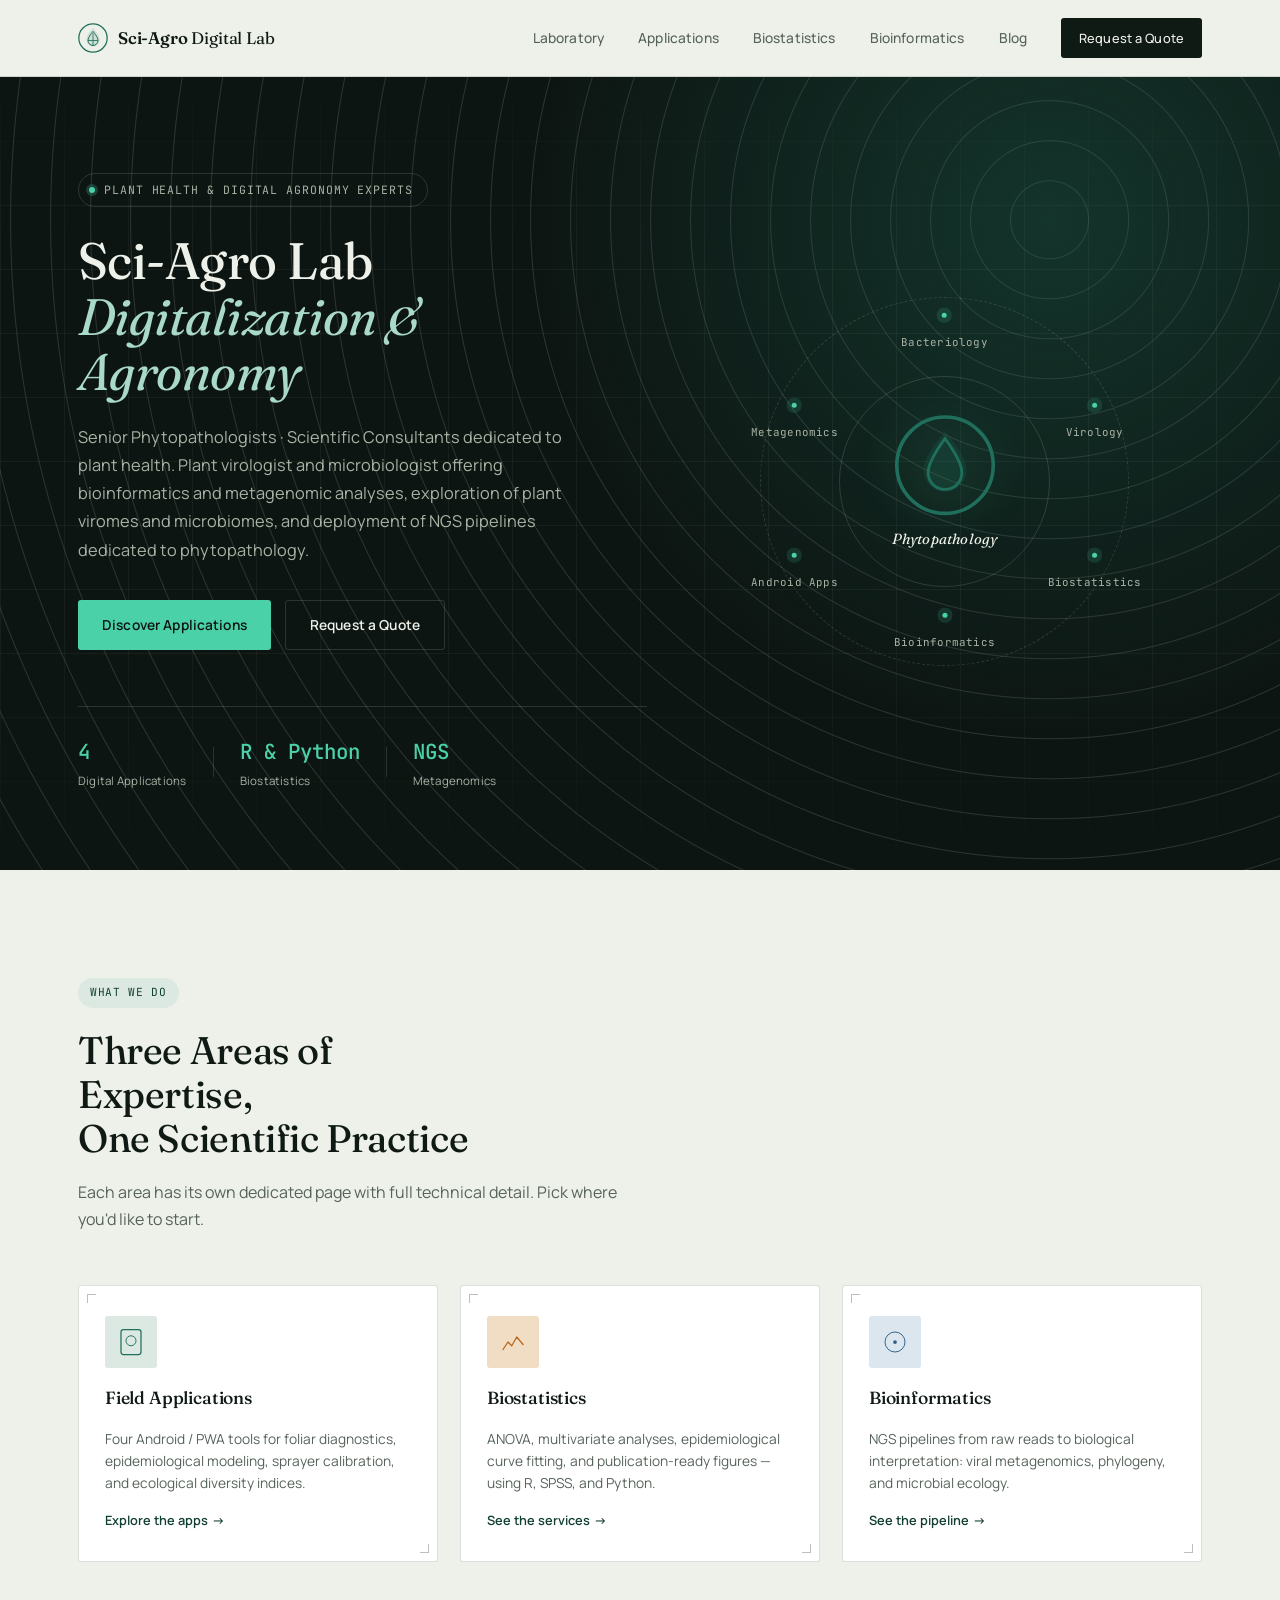
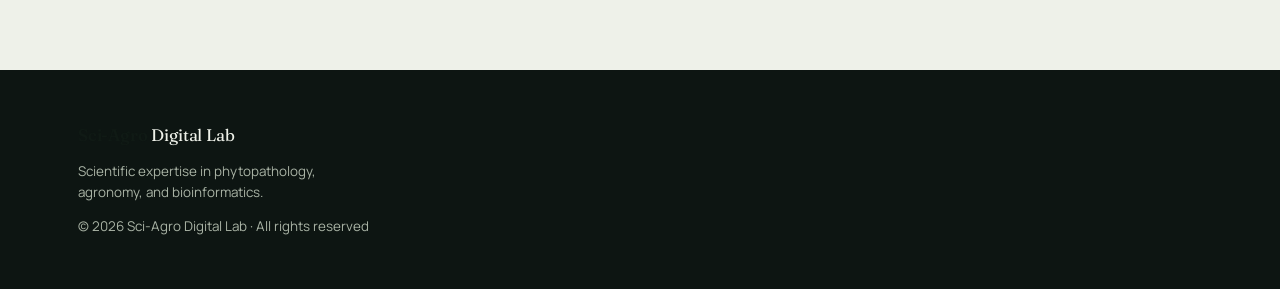
<file: index.html>
<!DOCTYPE html>
<html lang="en">
<head>
    <meta charset="UTF-8">
    <meta name="viewport" content="width=device-width, initial-scale=1.0">
    <title>Sci-Agro Digital Lab | Phytopathology, Bioinformatics & Digital Agronomy</title>
    <meta name="description" content="Independent laboratory led by a senior phytopathologist: field diagnostic apps, biostatistics services, and NGS/metagenomics pipelines for plant health research.">
    <link rel="canonical" href="https://benamedd.github.io/sci_Agro_Digital/">
    <link rel="preconnect" href="https://fonts.googleapis.com">
    <link rel="preconnect" href="https://fonts.gstatic.com" crossorigin>
    <link href="https://fonts.googleapis.com/css2?family=Fraunces:ital,opsz,wght@0,9..144,300;0,9..144,450;0,9..144,600;1,9..144,400;1,9..144,500&family=Manrope:wght@400;500;600;700;800&family=JetBrains+Mono:wght@400;500&display=swap" rel="stylesheet">
    <link rel="stylesheet" href="style.css">

    <script type="application/ld+json">
    {
      "@context": "https://schema.org",
      "@type": "ProfessionalService",
      "name": "Sci-Agro Digital Lab",
      "description": "Independent laboratory offering phytopathology, metagenomic analysis, and agronomical software solutions.",
      "url": "https://benamedd.github.io/sci_Agro_Digital/",
      "address": {
        "@type": "PostalAddress",
        "addressRegion": "Chlef",
        "addressCountry": "DZ"
      },
      "knowsAbout": [
        "Phytopathology", "Plant Virology", "Bioinformatics Pipelines",
        "Metagenomics", "Epidemiological Modeling", "LeafDiag", "EpiModel", "PhytoEco-Metrics Suite"
      ]
    }
    </script>
</head>
<body>

    <header id="top">
        <div class="container nav-inner">
            <a href="./" class="logo">
                <svg class="logo-icon" viewBox="0 0 36 36" fill="none" xmlns="http://www.w3.org/2000/svg">
                    <circle cx="18" cy="18" r="17" stroke="currentColor" stroke-width="1.5"/>
                    <path d="M18 6 C18 6, 10 14, 10 20 C10 24.4 13.6 28 18 28 C22.4 28 26 24.4 26 20 C26 14 18 6 18 6Z" fill="currentColor" opacity="0.15"/>
                    <path d="M18 10 C18 10, 12 17, 12 21 C12 24.3 14.7 27 18 27 C21.3 27 24 24.3 24 21 C24 17 18 10 18 10Z" stroke="currentColor" stroke-width="1.2" fill="none"/>
                    <line x1="18" y1="12" x2="18" y2="27" stroke="currentColor" stroke-width="1"/>
                    <line x1="12" y1="21" x2="24" y2="21" stroke="currentColor" stroke-width="1"/>
                </svg>
                <span class="logo-text"><strong>Sci-Agro</strong> Digital Lab</span>
            </a>
            <nav class="main-nav">
                <a href="./">Laboratory</a>
                <a href="applications/">Applications</a>
                <a href="biostatistiques/">Biostatistics</a>
                <a href="bioinformatique/">Bioinformatics</a>
                <a href="blog.html">Blog</a>
                <a href="contact/" class="btn-nav">Request a Quote</a>
            </nav>
            <button class="burger" aria-label="Menu" onclick="document.querySelector('.main-nav').classList.toggle('open')">
                <span></span><span></span><span></span>
            </button>
        </div>
    </header>

    <section class="hero" id="about">
        <div class="hero-bg-grid"></div>
        <div class="container hero-inner">
            <div class="hero-left">
                <div class="hero-eyebrow">
                    <span class="dot dot-green"></span>
                    <span>Plant Health & Digital Agronomy Experts</span>
                </div>
                <h1>
                    Sci-Agro Lab<br>
                    <em>Digitalization & Agronomy</em>
                </h1>
                <p class="hero-lead">
                    Senior Phytopathologists · Scientific Consultants dedicated to plant health.
                    Plant virologist and microbiologist offering bioinformatics and metagenomic analyses, exploration of plant viromes and microbiomes, and deployment of NGS pipelines dedicated to phytopathology.
                </p>
                <div class="hero-cta">
                    <a href="applications/" class="btn-primary">Discover Applications</a>
                    <a href="contact/" class="btn-ghost">Request a Quote</a>
                </div>
                <div class="hero-stats">
                    <div class="stat">
                        <span class="stat-num">4</span>
                        <span class="stat-label">Digital Applications</span>
                    </div>
                    <div class="stat-sep"></div>
                    <div class="stat">
                        <span class="stat-num">R & Python</span>
                        <span class="stat-label">Biostatistics</span>
                    </div>
                    <div class="stat-sep"></div>
                    <div class="stat">
                        <span class="stat-num">NGS</span>
                        <span class="stat-label">Metagenomics</span>
                    </div>
                </div>
            </div>
            <div class="hero-right">
                <div class="expertise-map">
                    <div class="exp-node exp-center">
                        <svg viewBox="0 0 44 44" fill="none">
                            <circle cx="22" cy="22" r="20" stroke="var(--teal)" stroke-width="1.5"/>
                            <path d="M22 8 C22 8,13 18,13 24 C13 28.9 17.1 33 22 33 C26.9 33 31 28.9 31 24 C31 18 22 8 22 8Z" fill="var(--teal)" opacity="0.2"/>
                            <path d="M22 11 C22 11,15 20,15 25 C15 28.9 18.1 32 22 32 C25.9 32 29 28.9 29 25 C29 20 22 11 22 11Z" stroke="var(--teal)" stroke-width="1.2" fill="none"/>
                        </svg>
                        <span>Phytopathology</span>
                    </div>
                    <div class="exp-node" style="--dx:0;--dy:-1"><span class="exp-icon"></span><span>Bacteriology</span></div>
                    <div class="exp-node" style="--dx:1;--dy:-0.4"><span class="exp-icon"></span><span>Virology</span></div>
                    <div class="exp-node" style="--dx:1;--dy:0.6"><span class="exp-icon"></span><span>Biostatistics</span></div>
                    <div class="exp-node" style="--dx:0;--dy:1"><span class="exp-icon"></span><span>Bioinformatics</span></div>
                    <div class="exp-node" style="--dx:-1;--dy:0.6"><span class="exp-icon"></span><span>Android Apps</span></div>
                    <div class="exp-node" style="--dx:-1;--dy:-0.4"><span class="exp-icon"></span><span>Metagenomics</span></div>
                </div>
            </div>
        </div>
    </section>

    <!-- Vignettes: 3 entry points -->
    <section class="section-pad">
        <div class="container">
            <div class="section-label"><span class="pill pill-teal">What We Do</span></div>
            <h2 class="section-title">Three Areas of Expertise,<br>One Scientific Practice</h2>
            <p class="section-sub">Each area has its own dedicated page with full technical detail. Pick where you'd like to start.</p>

            <div class="vignette-grid">
                <a href="applications/" class="vignette-card">
                    <div class="vignette-icon teal-bg">
                        <svg viewBox="0 0 48 48" fill="none" width="30" height="30">
                            <rect x="8" y="4" width="32" height="40" rx="4" stroke="var(--teal)" stroke-width="2"/>
                            <circle cx="24" cy="22" r="8" stroke="var(--teal)" stroke-width="1.5"/>
                        </svg>
                    </div>
                    <h3>Field Applications</h3>
                    <p>Four Android / PWA tools for foliar diagnostics, epidemiological modeling, sprayer calibration, and ecological diversity indices.</p>
                    <span class="vignette-link">Explore the apps</span>
                </a>

                <a href="biostatistiques/" class="vignette-card">
                    <div class="vignette-icon amber-bg">
                        <svg viewBox="0 0 48 48" fill="none" width="30" height="30">
                            <path d="M8 36 L16 24 L22 30 L30 16 L40 28" stroke="var(--amber)" stroke-width="2" stroke-linecap="round" stroke-linejoin="round" fill="none"/>
                        </svg>
                    </div>
                    <h3>Biostatistics</h3>
                    <p>ANOVA, multivariate analyses, epidemiological curve fitting, and publication-ready figures — using R, SPSS, and Python.</p>
                    <span class="vignette-link">See the services</span>
                </a>

                <a href="bioinformatique/" class="vignette-card">
                    <div class="vignette-icon blue-bg">
                        <svg viewBox="0 0 48 48" fill="none" width="30" height="30">
                            <circle cx="24" cy="24" r="16" stroke="var(--blue)" stroke-width="1.5"/>
                            <circle cx="24" cy="24" r="3" fill="var(--blue)"/>
                        </svg>
                    </div>
                    <h3>Bioinformatics</h3>
                    <p>NGS pipelines from raw reads to biological interpretation: viral metagenomics, phylogeny, and microbial ecology.</p>
                    <span class="vignette-link">See the pipeline</span>
                </a>
            </div>
        </div>
    </section>

    <footer>
        <div class="container footer-inner">
            <div class="footer-brand">
                <span class="logo-text"><strong>Sci-Agro</strong> Digital Lab</span>
                <p>Scientific expertise in phytopathology,<br>agronomy, and bioinformatics.</p>
                <p>&copy; 2026 Sci-Agro Digital Lab · All rights reserved</p>
            </div>
        </div>
    </footer>

    <script>
        document.querySelector('.burger')?.addEventListener('click', () => {});
    </script>
</body>
</html>
</file>
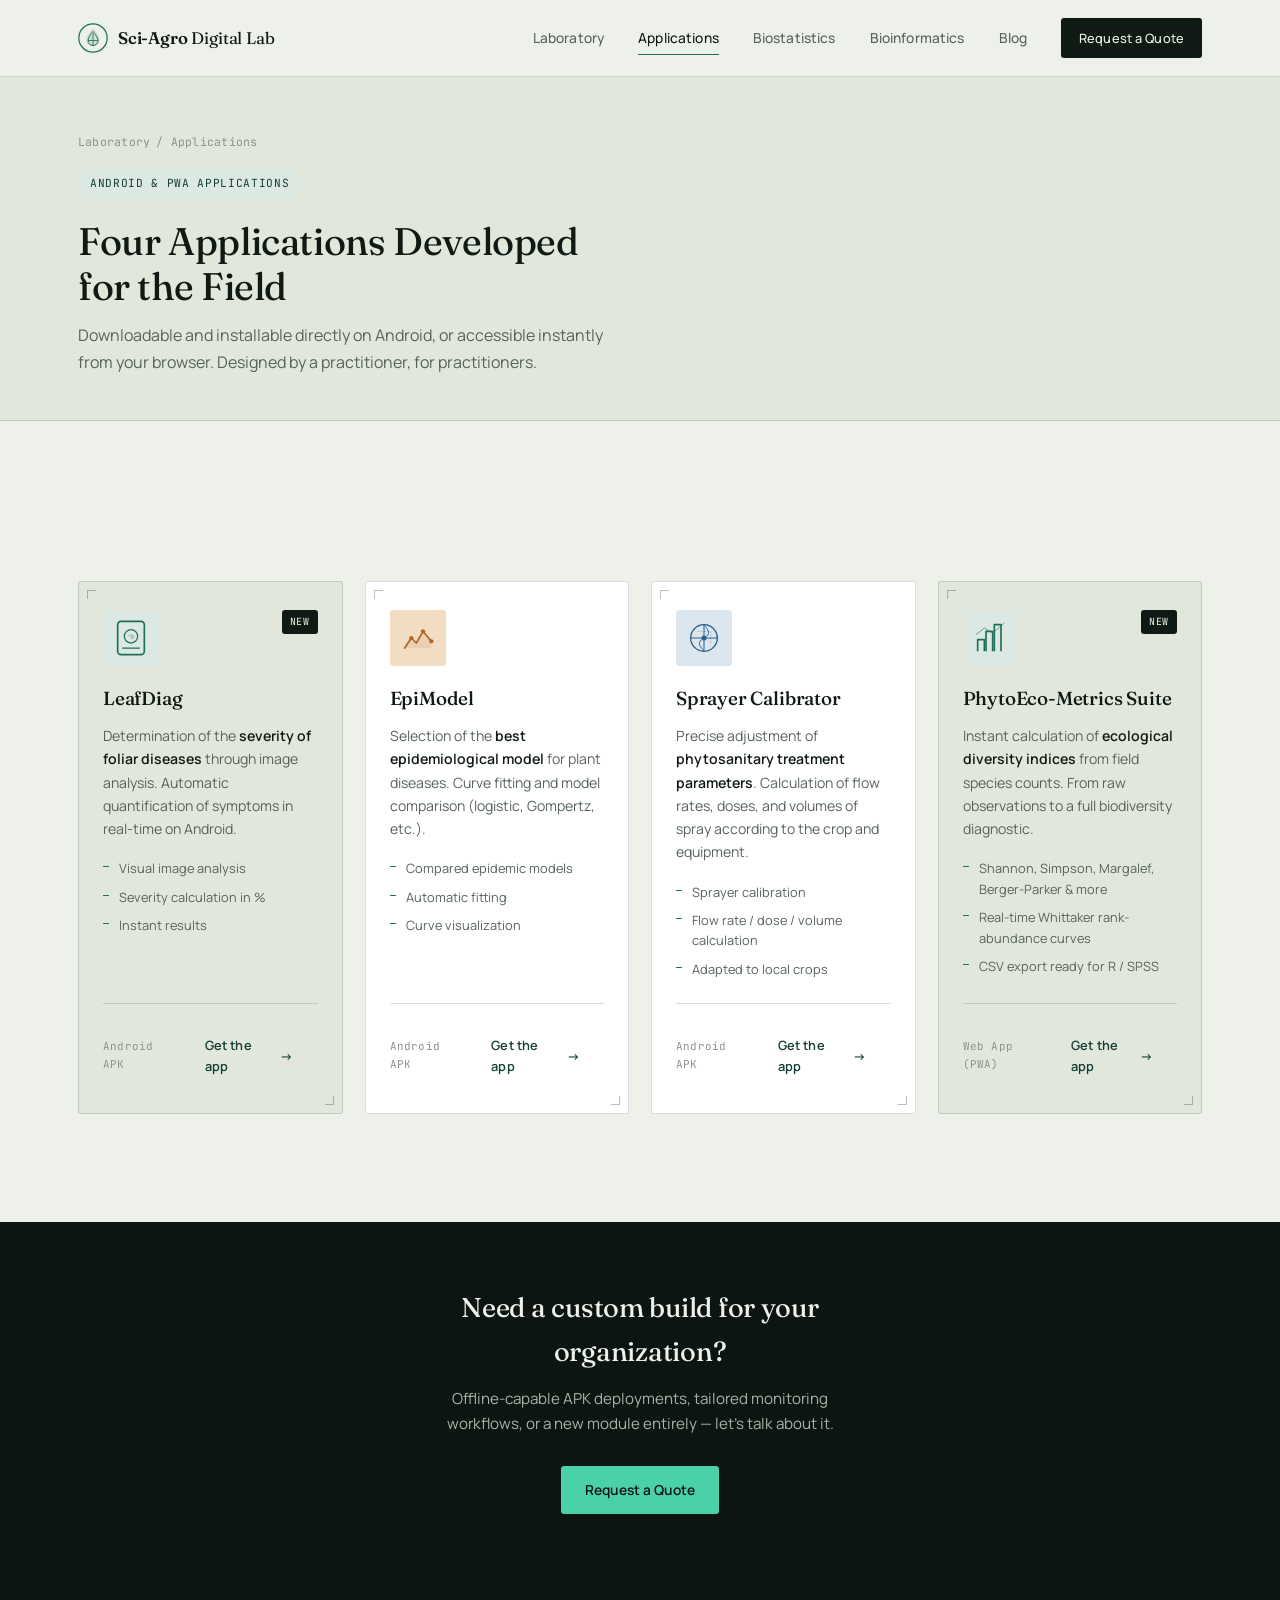
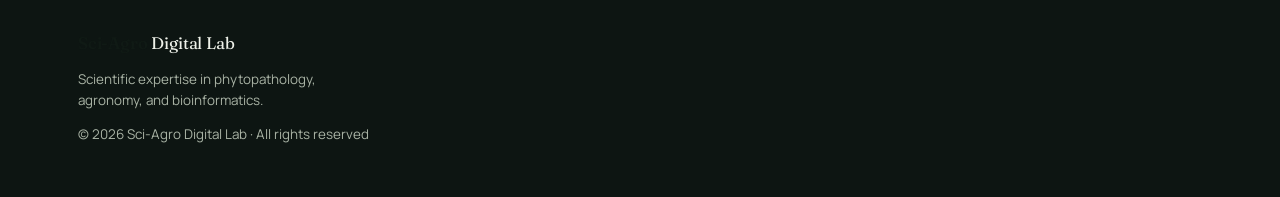
<file: applications/index.html>
<!DOCTYPE html>
<html lang="en">
<head>
    <meta charset="UTF-8">
    <meta name="viewport" content="width=device-width, initial-scale=1.0">
    <title>Field Applications | LeafDiag, PhytoEpiModel, Sprayer Calibrator & PhytoEco-Metrics — Sci-Agro Digital Lab</title>
    <meta name="description" content="Four field-ready apps for plant health: foliar disease severity (LeafDiag), epidemic model fitting (EpiModel), sprayer calibration, and ecological diversity indices (PhytoEco-Metrics).">
    <link rel="canonical" href="https://benamedd.github.io/sci_Agro_Digital/applications/">
    <link rel="preconnect" href="https://fonts.googleapis.com">
    <link rel="preconnect" href="https://fonts.gstatic.com" crossorigin>
    <link href="https://fonts.googleapis.com/css2?family=Fraunces:ital,opsz,wght@0,9..144,300;0,9..144,450;0,9..144,600;1,9..144,400;1,9..144,500&family=Manrope:wght@400;500;600;700;800&family=JetBrains+Mono:wght@400;500&display=swap" rel="stylesheet">
    <link rel="stylesheet" href="../style.css">

    <script type="application/ld+json">
    {
      "@context": "https://schema.org",
      "@type": "ItemList",
      "name": "Sci-Agro Digital Lab Field Applications",
      "itemListElement": [
        {"@type": "SoftwareApplication", "position": 1, "name": "LeafDiag", "applicationCategory": "Agriculture", "operatingSystem": "Android"},
        {"@type": "SoftwareApplication", "position": 2, "name": "PhytoEpiModel", "applicationCategory": "Agriculture", "operatingSystem": "Android"},
        {"@type": "SoftwareApplication", "position": 3, "name": "Sprayer Calibrator", "applicationCategory": "Agriculture", "operatingSystem": "Android"},
        {"@type": "SoftwareApplication", "position": 4, "name": "PhytoEco-Metrics Suite", "applicationCategory": "Science", "operatingSystem": "Web (PWA)"}
      ]
    }
    </script>
</head>
<body>

    <header id="top">
        <div class="container nav-inner">
            <a href="../" class="logo">
                <svg class="logo-icon" viewBox="0 0 36 36" fill="none" xmlns="http://www.w3.org/2000/svg">
                    <circle cx="18" cy="18" r="17" stroke="currentColor" stroke-width="1.5"/>
                    <path d="M18 6 C18 6, 10 14, 10 20 C10 24.4 13.6 28 18 28 C22.4 28 26 24.4 26 20 C26 14 18 6 18 6Z" fill="currentColor" opacity="0.15"/>
                    <path d="M18 10 C18 10, 12 17, 12 21 C12 24.3 14.7 27 18 27 C21.3 27 24 24.3 24 21 C24 17 18 10 18 10Z" stroke="currentColor" stroke-width="1.2" fill="none"/>
                    <line x1="18" y1="12" x2="18" y2="27" stroke="currentColor" stroke-width="1"/>
                    <line x1="12" y1="21" x2="24" y2="21" stroke="currentColor" stroke-width="1"/>
                </svg>
                <span class="logo-text"><strong>Sci-Agro</strong> Digital Lab</span>
            </a>
            <nav class="main-nav">
                <a href="../">Laboratory</a>
                <a href="../applications/" class="active">Applications</a>
                <a href="../biostatistiques/">Biostatistics</a>
                <a href="../bioinformatique/">Bioinformatics</a>
                <a href="../blog.html">Blog</a>
                <a href="../contact/" class="btn-nav">Request a Quote</a>
            </nav>
            <button class="burger" aria-label="Menu" onclick="document.querySelector('.main-nav').classList.toggle('open')">
                <span></span><span></span><span></span>
            </button>
        </div>
    </header>

    <section class="page-header">
        <div class="container">
            <div class="breadcrumb"><a href="../">Laboratory</a> / Applications</div>
            <div class="section-label"><span class="pill pill-teal">Android & PWA Applications</span></div>
            <h1 class="section-title">Four Applications Developed<br>for the Field</h1>
            <p class="section-sub">Downloadable and installable directly on Android, or accessible instantly from your browser. Designed by a practitioner, for practitioners.</p>
        </div>
    </section>

    <section class="section-pad">
        <div class="container">
            <div class="apps-grid">
                <div class="app-card app-featured">
                    <div class="app-card-top">
                        <div class="app-badge">New</div>
                        <div class="app-icon-wrap teal-bg">
                            <svg viewBox="0 0 48 48" fill="none" width="40" height="40">
                                <rect x="8" y="4" width="32" height="40" rx="4" stroke="var(--teal)" stroke-width="2"/>
                                <circle cx="24" cy="22" r="8" stroke="var(--teal)" stroke-width="1.5"/>
                                <path d="M20 22 C21 19, 27 19, 28 22 C29 25, 23 28, 24 22" fill="var(--teal)" opacity="0.3"/>
                                <line x1="14" y1="36" x2="34" y2="36" stroke="var(--teal)" stroke-width="1.5" stroke-linecap="round"/>
                            </svg>
                        </div>
                    </div>
                    <h3>LeafDiag</h3>
                    <p>Determination of the <strong>severity of foliar diseases</strong> through image analysis. Automatic quantification of symptoms in real-time on Android.</p>
                    <ul class="app-features">
                        <li>Visual image analysis</li>
                        <li>Severity calculation in %</li>
                        <li>Instant results</li>
                    </ul>
                    <div class="app-footer">
                        <span class="tech-tag">Android APK</span>
                        <a href="../contact/?service=LeafDiag" class="btn-app">Get the app </a>
                    </div>
                </div>

                <div class="app-card">
                    <div class="app-card-top">
                        <div class="app-icon-wrap amber-bg">
                            <svg viewBox="0 0 48 48" fill="none" width="40" height="40">
                                <path d="M8 36 L16 24 L22 30 L30 16 L40 28" stroke="var(--amber)" stroke-width="2" stroke-linecap="round" stroke-linejoin="round" fill="none"/>
                                <circle cx="16" cy="24" r="2.5" fill="var(--amber)"/>
                                <circle cx="30" cy="16" r="2.5" fill="var(--amber)"/>
                                <circle cx="40" cy="28" r="2.5" fill="var(--amber)"/>
                                <path d="M8 36 L16 24 L22 30 L30 16 L40 28 L40 36 L8 36Z" fill="var(--amber)" opacity="0.1"/>
                            </svg>
                        </div>
                    </div>
                    <h3>EpiModel</h3>
                    <p>Selection of the <strong>best epidemiological model</strong> for plant diseases. Curve fitting and model comparison (logistic, Gompertz, etc.).</p>
                    <ul class="app-features">
                        <li>Compared epidemic models</li>
                        <li>Automatic fitting</li>
                        <li>Curve visualization</li>
                    </ul>
                    <div class="app-footer">
                        <span class="tech-tag">Android APK</span>
                        <a href="../contact/?service=EpiModel" class="btn-app">Get the app </a>
                    </div>
                </div>

                <div class="app-card">
                    <div class="app-card-top">
                        <div class="app-icon-wrap blue-bg">
                            <svg viewBox="0 0 48 48" fill="none" width="40" height="40">
                                <circle cx="24" cy="24" r="16" stroke="var(--blue)" stroke-width="1.5"/>
                                <circle cx="24" cy="24" r="16" stroke="var(--blue)" stroke-width="1.5" stroke-dasharray="4 2" opacity="0.4"/>
                                <line x1="24" y1="8" x2="24" y2="40" stroke="var(--blue)" stroke-width="1.2"/>
                                <line x1="8" y1="24" x2="40" y2="24" stroke="var(--blue)" stroke-width="1.2"/>
                                <path d="M24 8 C28 14, 34 18, 24 24 C14 30, 20 34, 24 40" stroke="var(--blue)" stroke-width="1.2" fill="none"/>
                                <circle cx="24" cy="24" r="3" fill="var(--blue)"/>
                                <path d="M16 16 L32 16 L32 32" stroke="var(--blue)" stroke-width="1" stroke-dasharray="2 2" opacity="0.5"/>
                            </svg>
                        </div>
                    </div>
                    <h3>Sprayer Calibrator</h3>
                    <p>Precise adjustment of <strong>phytosanitary treatment parameters</strong>. Calculation of flow rates, doses, and volumes of spray according to the crop and equipment.</p>
                    <ul class="app-features">
                        <li>Sprayer calibration</li>
                        <li>Flow rate / dose / volume calculation</li>
                        <li>Adapted to local crops</li>
                    </ul>
                    <div class="app-footer">
                        <span class="tech-tag">Android APK</span>
                        <a href="../contact/?service=Sprayer+Calibrator" class="btn-app">Get the app </a>
                    </div>
                </div>

                <div class="app-card app-featured">
                    <div class="app-card-top">
                        <div class="app-badge">New</div>
                        <div class="app-icon-wrap teal-bg">
                            <svg viewBox="0 0 48 48" fill="none" width="40" height="40">
                                <path d="M8 40 L8 26 L16 26 L16 40" stroke="var(--teal)" stroke-width="2" stroke-linejoin="round" fill="none"/>
                                <path d="M18 40 L18 16 L26 16 L26 40" stroke="var(--teal)" stroke-width="2" stroke-linejoin="round" fill="none"/>
                                <path d="M28 40 L28 8 L36 8 L36 40" stroke="var(--teal)" stroke-width="2" stroke-linejoin="round" fill="none"/>
                                <path d="M6 20 L16 12 L26 18 L40 6" stroke="var(--teal)" stroke-width="1.2" fill="none" opacity="0.6"/>
                            </svg>
                        </div>
                    </div>
                    <h3>PhytoEco-Metrics Suite</h3>
                    <p>Instant calculation of <strong>ecological diversity indices</strong> from field species counts. From raw observations to a full biodiversity diagnostic.</p>
                    <ul class="app-features">
                        <li>Shannon, Simpson, Margalef, Berger-Parker & more</li>
                        <li>Real-time Whittaker rank-abundance curves</li>
                        <li>CSV export ready for R / SPSS</li>
                    </ul>
                    <div class="app-footer">
                        <span class="tech-tag">Web App (PWA)</span>
                        <a href="../contact/?service=PhytoEco-Metrics+Suite" class="btn-app">Get the app </a>
                    </div>
                </div>
            </div>
        </div>
    </section>

    <section class="cta-banner">
        <div class="container">
            <h3>Need a custom build for your organization?</h3>
            <p>Offline-capable APK deployments, tailored monitoring workflows, or a new module entirely — let's talk about it.</p>
            <a href="../contact/" class="btn-primary">Request a Quote</a>
        </div>
    </section>

    <footer>
        <div class="container footer-inner">
            <div class="footer-brand">
                <span class="logo-text"><strong>Sci-Agro</strong> Digital Lab</span>
                <p>Scientific expertise in phytopathology,<br>agronomy, and bioinformatics.</p>
                <p>&copy; 2026 Sci-Agro Digital Lab · All rights reserved</p>
            </div>
        </div>
    </footer>
</body>
</html>
</file>
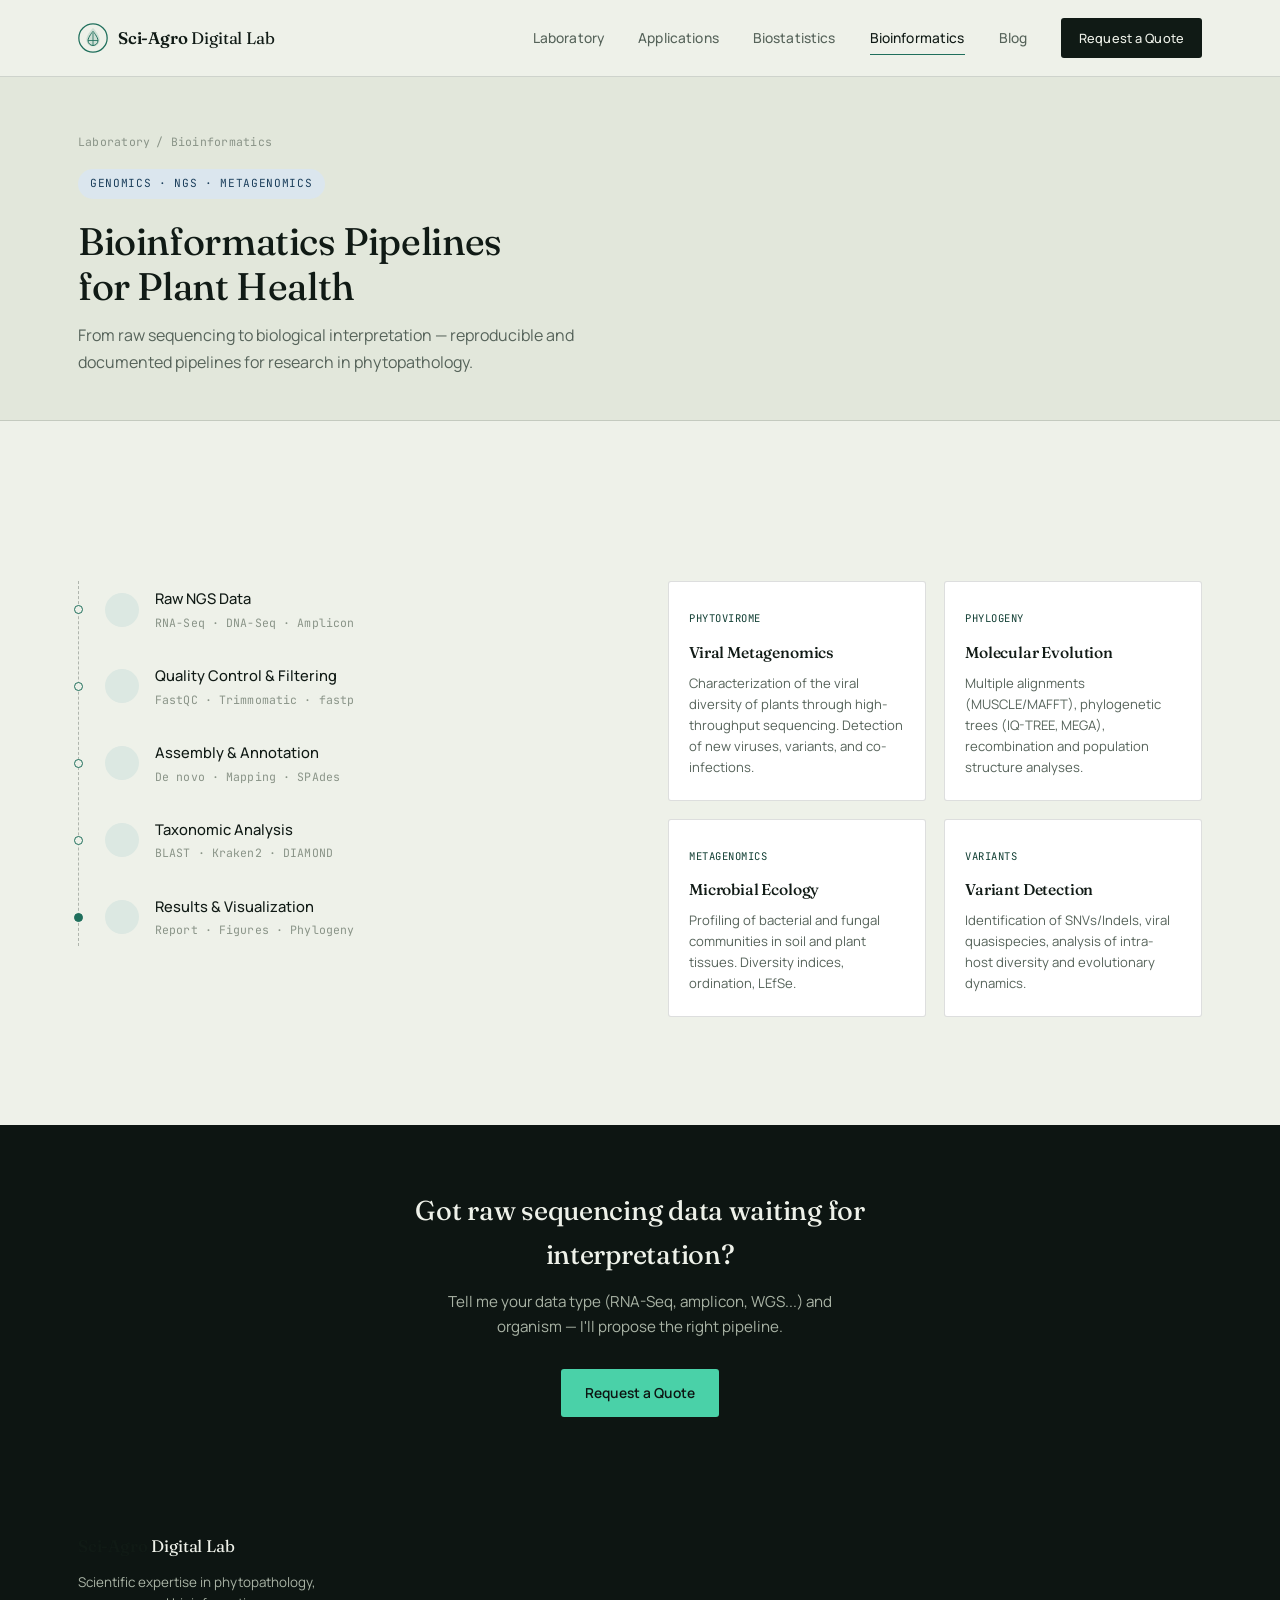
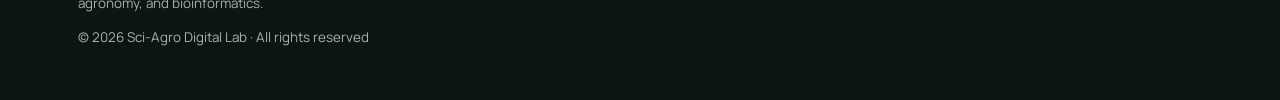
<file: bioinformatique/index.html>
<!DOCTYPE html>
<html lang="en">
<head>
    <meta charset="UTF-8">
    <meta name="viewport" content="width=device-width, initial-scale=1.0">
    <title>Bioinformatics Pipelines | NGS, Metagenomics, Phylogeny — Sci-Agro Digital Lab</title>
    <meta name="description" content="Reproducible NGS bioinformatics pipelines for plant health: viral metagenomics, phylogenetic analysis, microbial ecology profiling, and variant detection.">
   <link rel="canonical" href="https://benamedd.github.io/sci_Agro_Digital/bioinformatique/">
    <link rel="preconnect" href="https://fonts.googleapis.com">
    <link rel="preconnect" href="https://fonts.gstatic.com" crossorigin>
    <link href="https://fonts.googleapis.com/css2?family=Fraunces:ital,opsz,wght@0,9..144,300;0,9..144,450;0,9..144,600;1,9..144,400;1,9..144,500&family=Manrope:wght@400;500;600;700;800&family=JetBrains+Mono:wght@400;500&display=swap" rel="stylesheet">
    <link rel="stylesheet" href="../style.css">

    <script type="application/ld+json">
    {
      "@context": "https://schema.org",
      "@type": "Service",
      "serviceType": "Bioinformatics & NGS Pipelines",
      "provider": {"@type": "ProfessionalService", "name": "Sci-Agro Digital Lab"},
      "areaServed": "Worldwide (remote)",
      "description": "From raw sequencing to biological interpretation: viral metagenomics, phylogenetics, microbial ecology, and variant detection for plant health research."
    }
    </script>
</head>
<body>

    <header id="top">
        <div class="container nav-inner">
            <a href="../" class="logo">
                <svg class="logo-icon" viewBox="0 0 36 36" fill="none" xmlns="http://www.w3.org/2000/svg">
                    <circle cx="18" cy="18" r="17" stroke="currentColor" stroke-width="1.5"/>
                    <path d="M18 6 C18 6, 10 14, 10 20 C10 24.4 13.6 28 18 28 C22.4 28 26 24.4 26 20 C26 14 18 6 18 6Z" fill="currentColor" opacity="0.15"/>
                    <path d="M18 10 C18 10, 12 17, 12 21 C12 24.3 14.7 27 18 27 C21.3 27 24 24.3 24 21 C24 17 18 10 18 10Z" stroke="currentColor" stroke-width="1.2" fill="none"/>
                    <line x1="18" y1="12" x2="18" y2="27" stroke="currentColor" stroke-width="1"/>
                    <line x1="12" y1="21" x2="24" y2="21" stroke="currentColor" stroke-width="1"/>
                </svg>
                <span class="logo-text"><strong>Sci-Agro</strong> Digital Lab</span>
            </a>
            <nav class="main-nav">
                <a href="../">Laboratory</a>
                <a href="../applications/">Applications</a>
                <a href="../biostatistiques/">Biostatistics</a>
                <a href="../bioinformatique/" class="active">Bioinformatics</a>
                <a href="../blog.html">Blog</a>
                <a href="../contact/" class="btn-nav">Request a Quote</a>
            </nav>
            <button class="burger" aria-label="Menu" onclick="document.querySelector('.main-nav').classList.toggle('open')">
                <span></span><span></span><span></span>
            </button>
        </div>
    </header>

    <section class="page-header">
        <div class="container">
            <div class="breadcrumb"><a href="../">Laboratory</a> / Bioinformatics</div>
            <div class="section-label"><span class="pill pill-blue">Genomics · NGS · Metagenomics</span></div>
            <h1 class="section-title">Bioinformatics Pipelines<br>for Plant Health</h1>
            <p class="section-sub">From raw sequencing to biological interpretation — reproducible and documented pipelines for research in phytopathology.</p>
        </div>
    </section>

    <section class="section-pad">
        <div class="container">
            <div class="bioinfo-layout">
                <div class="pipeline-flow">
                    <div class="pipe-step">
                        <div class="pipe-icon"></div>
                        <div class="pipe-text"><strong>Raw NGS Data</strong><span>RNA-Seq · DNA-Seq · Amplicon</span></div>
                    </div>
                    <div class="pipe-arrow"></div>
                    <div class="pipe-step">
                        <div class="pipe-icon"></div>
                        <div class="pipe-text"><strong>Quality Control & Filtering</strong><span>FastQC · Trimmomatic · fastp</span></div>
                    </div>
                    <div class="pipe-arrow"></div>
                    <div class="pipe-step">
                        <div class="pipe-icon"></div>
                        <div class="pipe-text"><strong>Assembly & Annotation</strong><span>De novo · Mapping · SPAdes</span></div>
                    </div>
                    <div class="pipe-arrow"></div>
                    <div class="pipe-step">
                        <div class="pipe-icon"></div>
                        <div class="pipe-text"><strong>Taxonomic Analysis</strong><span>BLAST · Kraken2 · DIAMOND</span></div>
                    </div>
                    <div class="pipe-arrow"></div>
                    <div class="pipe-step pipe-final">
                        <div class="pipe-icon"></div>
                        <div class="pipe-text"><strong>Results & Visualization</strong><span>Report · Figures · Phylogeny</span></div>
                    </div>
                </div>
                <div class="bioinfo-cards">
                    <div class="bio-card">
                        <span class="bio-tag">Phytovirome</span>
                        <h4>Viral Metagenomics</h4>
                        <p>Characterization of the viral diversity of plants through high-throughput sequencing. Detection of new viruses, variants, and co-infections.</p>
                    </div>
                    <div class="bio-card">
                        <span class="bio-tag">Phylogeny</span>
                        <h4>Molecular Evolution</h4>
                        <p>Multiple alignments (MUSCLE/MAFFT), phylogenetic trees (IQ-TREE, MEGA), recombination and population structure analyses.</p>
                    </div>
                    <div class="bio-card">
                        <span class="bio-tag">Metagenomics</span>
                        <h4>Microbial Ecology</h4>
                        <p>Profiling of bacterial and fungal communities in soil and plant tissues. Diversity indices, ordination, LEfSe.</p>
                    </div>
                    <div class="bio-card">
                        <span class="bio-tag">Variants</span>
                        <h4>Variant Detection</h4>
                        <p>Identification of SNVs/Indels, viral quasispecies, analysis of intra-host diversity and evolutionary dynamics.</p>
                    </div>
                </div>
            </div>
        </div>
    </section>

    <section class="cta-banner">
        <div class="container">
            <h3>Got raw sequencing data waiting for interpretation?</h3>
            <p>Tell me your data type (RNA-Seq, amplicon, WGS...) and organism — I'll propose the right pipeline.</p>
            <a href="../contact/" class="btn-primary">Request a Quote</a>
        </div>
    </section>

    <footer>
        <div class="container footer-inner">
            <div class="footer-brand">
                <span class="logo-text"><strong>Sci-Agro</strong> Digital Lab</span>
                <p>Scientific expertise in phytopathology,<br>agronomy, and bioinformatics.</p>
                <p>&copy; 2026 Sci-Agro Digital Lab · All rights reserved</p>
            </div>
        </div>
    </footer>
</body>
</html>
</file>
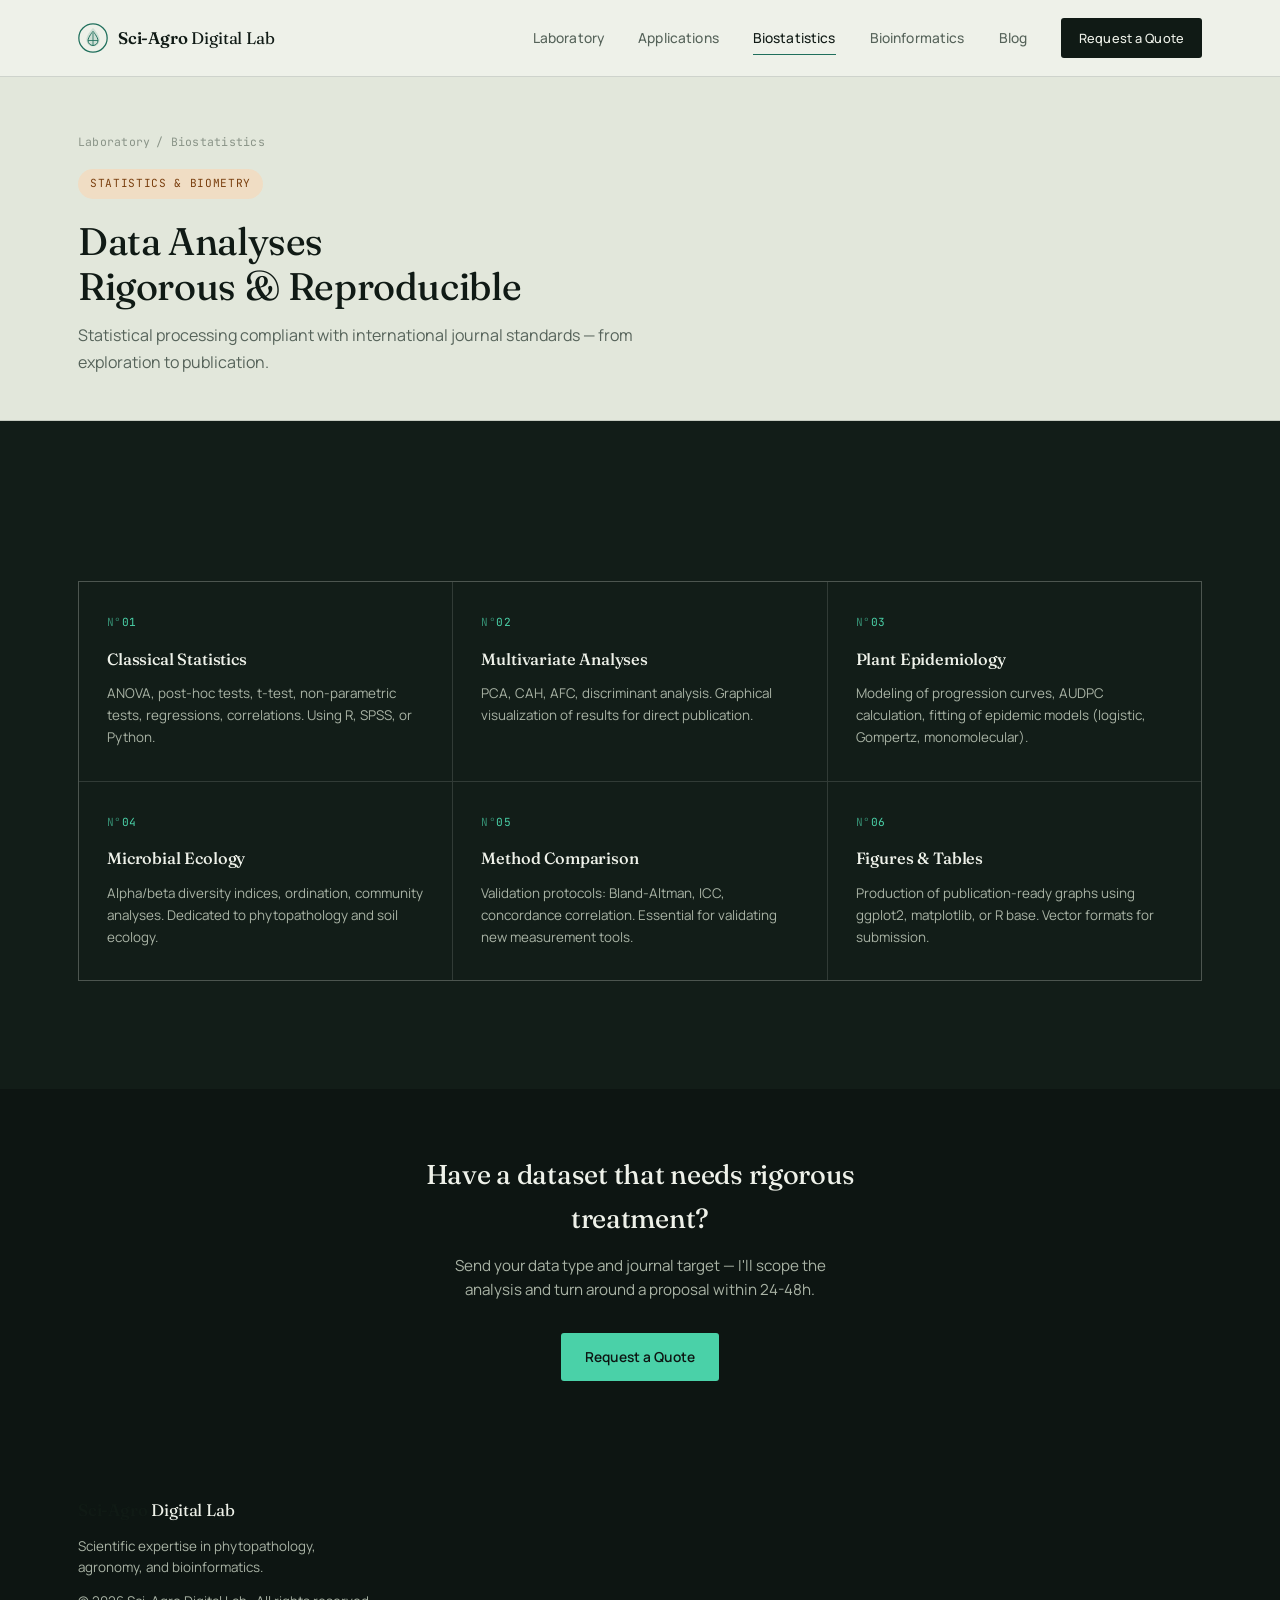
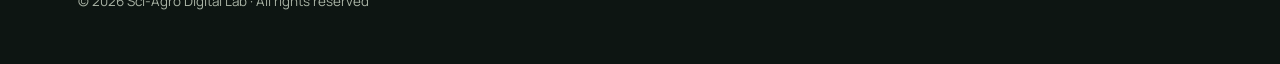
<file: biostatistiques/index.html>
<!DOCTYPE html>
<html lang="en">
<head>
    <meta charset="UTF-8">
    <meta name="viewport" content="width=device-width, initial-scale=1.0">
    <title>Biostatistics Services | ANOVA, PCA, Epidemiology — Sci-Agro Digital Lab</title>
    <meta name="description" content="Rigorous, publication-ready statistical analysis for plant science: classical statistics, multivariate analyses, epidemiological modeling, and method comparison using R, SPSS, and Python.">
    <link rel="canonical" href="https://benamedd.github.io/sci_Agro_Digital/biostatistiques/">
    <link rel="preconnect" href="https://fonts.googleapis.com">
    <link rel="preconnect" href="https://fonts.gstatic.com" crossorigin>
    <link href="https://fonts.googleapis.com/css2?family=Fraunces:ital,opsz,wght@0,9..144,300;0,9..144,450;0,9..144,600;1,9..144,400;1,9..144,500&family=Manrope:wght@400;500;600;700;800&family=JetBrains+Mono:wght@400;500&display=swap" rel="stylesheet">
    <link rel="stylesheet" href="../style.css">

    <script type="application/ld+json">
    {
      "@context": "https://schema.org",
      "@type": "Service",
      "serviceType": "Biostatistics & Data Analysis",
      "provider": {"@type": "ProfessionalService", "name": "Sci-Agro Digital Lab"},
      "areaServed": "Worldwide (remote)",
      "description": "Statistical processing for plant science research: ANOVA, multivariate analyses, epidemiological modeling, microbial ecology, method comparison."
    }
    </script>
</head>
<body>

    <header id="top">
        <div class="container nav-inner">
            <a href="../" class="logo">
                <svg class="logo-icon" viewBox="0 0 36 36" fill="none" xmlns="http://www.w3.org/2000/svg">
                    <circle cx="18" cy="18" r="17" stroke="currentColor" stroke-width="1.5"/>
                    <path d="M18 6 C18 6, 10 14, 10 20 C10 24.4 13.6 28 18 28 C22.4 28 26 24.4 26 20 C26 14 18 6 18 6Z" fill="currentColor" opacity="0.15"/>
                    <path d="M18 10 C18 10, 12 17, 12 21 C12 24.3 14.7 27 18 27 C21.3 27 24 24.3 24 21 C24 17 18 10 18 10Z" stroke="currentColor" stroke-width="1.2" fill="none"/>
                    <line x1="18" y1="12" x2="18" y2="27" stroke="currentColor" stroke-width="1"/>
                    <line x1="12" y1="21" x2="24" y2="21" stroke="currentColor" stroke-width="1"/>
                </svg>
                <span class="logo-text"><strong>Sci-Agro</strong> Digital Lab</span>
            </a>
            <nav class="main-nav">
                <a href="../">Laboratory</a>
                <a href="../applications/">Applications</a>
                <a href="../biostatistiques/" class="active">Biostatistics</a>
                <a href="../bioinformatique/">Bioinformatics</a>
                <a href="../blog.html">Blog</a>
                <a href="../contact/" class="btn-nav">Request a Quote</a>
            </nav>
            <button class="burger" aria-label="Menu" onclick="document.querySelector('.main-nav').classList.toggle('open')">
                <span></span><span></span><span></span>
            </button>
        </div>
    </header>

    <section class="page-header">
        <div class="container">
            <div class="breadcrumb"><a href="../">Laboratory</a> / Biostatistics</div>
            <div class="section-label"><span class="pill pill-amber">Statistics & Biometry</span></div>
            <h1 class="section-title">Data Analyses<br>Rigorous & Reproducible</h1>
            <p class="section-sub">Statistical processing compliant with international journal standards — from exploration to publication.</p>
        </div>
    </section>

    <section class="section-pad bg-dark-section">
        <div class="container">
            <div class="analyses-grid">
                <div class="analysis-block">
                    <div class="analysis-num">01</div>
                    <h4>Classical Statistics</h4>
                    <p>ANOVA, post-hoc tests, t-test, non-parametric tests, regressions, correlations. Using R, SPSS, or Python.</p>
                </div>
                <div class="analysis-block">
                    <div class="analysis-num">02</div>
                    <h4>Multivariate Analyses</h4>
                    <p>PCA, CAH, AFC, discriminant analysis. Graphical visualization of results for direct publication.</p>
                </div>
                <div class="analysis-block">
                    <div class="analysis-num">03</div>
                    <h4>Plant Epidemiology</h4>
                    <p>Modeling of progression curves, AUDPC calculation, fitting of epidemic models (logistic, Gompertz, monomolecular).</p>
                </div>
                <div class="analysis-block">
                    <div class="analysis-num">04</div>
                    <h4>Microbial Ecology</h4>
                    <p>Alpha/beta diversity indices, ordination, community analyses. Dedicated to phytopathology and soil ecology.</p>
                </div>
                <div class="analysis-block">
                    <div class="analysis-num">05</div>
                    <h4>Method Comparison</h4>
                    <p>Validation protocols: Bland-Altman, ICC, concordance correlation. Essential for validating new measurement tools.</p>
                </div>
                <div class="analysis-block">
                    <div class="analysis-num">06</div>
                    <h4>Figures & Tables</h4>
                    <p>Production of publication-ready graphs using ggplot2, matplotlib, or R base. Vector formats for submission.</p>
                </div>
            </div>
        </div>
    </section>

    <section class="cta-banner">
        <div class="container">
            <h3>Have a dataset that needs rigorous treatment?</h3>
            <p>Send your data type and journal target — I'll scope the analysis and turn around a proposal within 24-48h.</p>
            <a href="../contact/" class="btn-primary">Request a Quote</a>
        </div>
    </section>

    <footer>
        <div class="container footer-inner">
            <div class="footer-brand">
                <span class="logo-text"><strong>Sci-Agro</strong> Digital Lab</span>
                <p>Scientific expertise in phytopathology,<br>agronomy, and bioinformatics.</p>
                <p>&copy; 2026 Sci-Agro Digital Lab · All rights reserved</p>
            </div>
        </div>
    </footer>
</body>
</html>
</file>
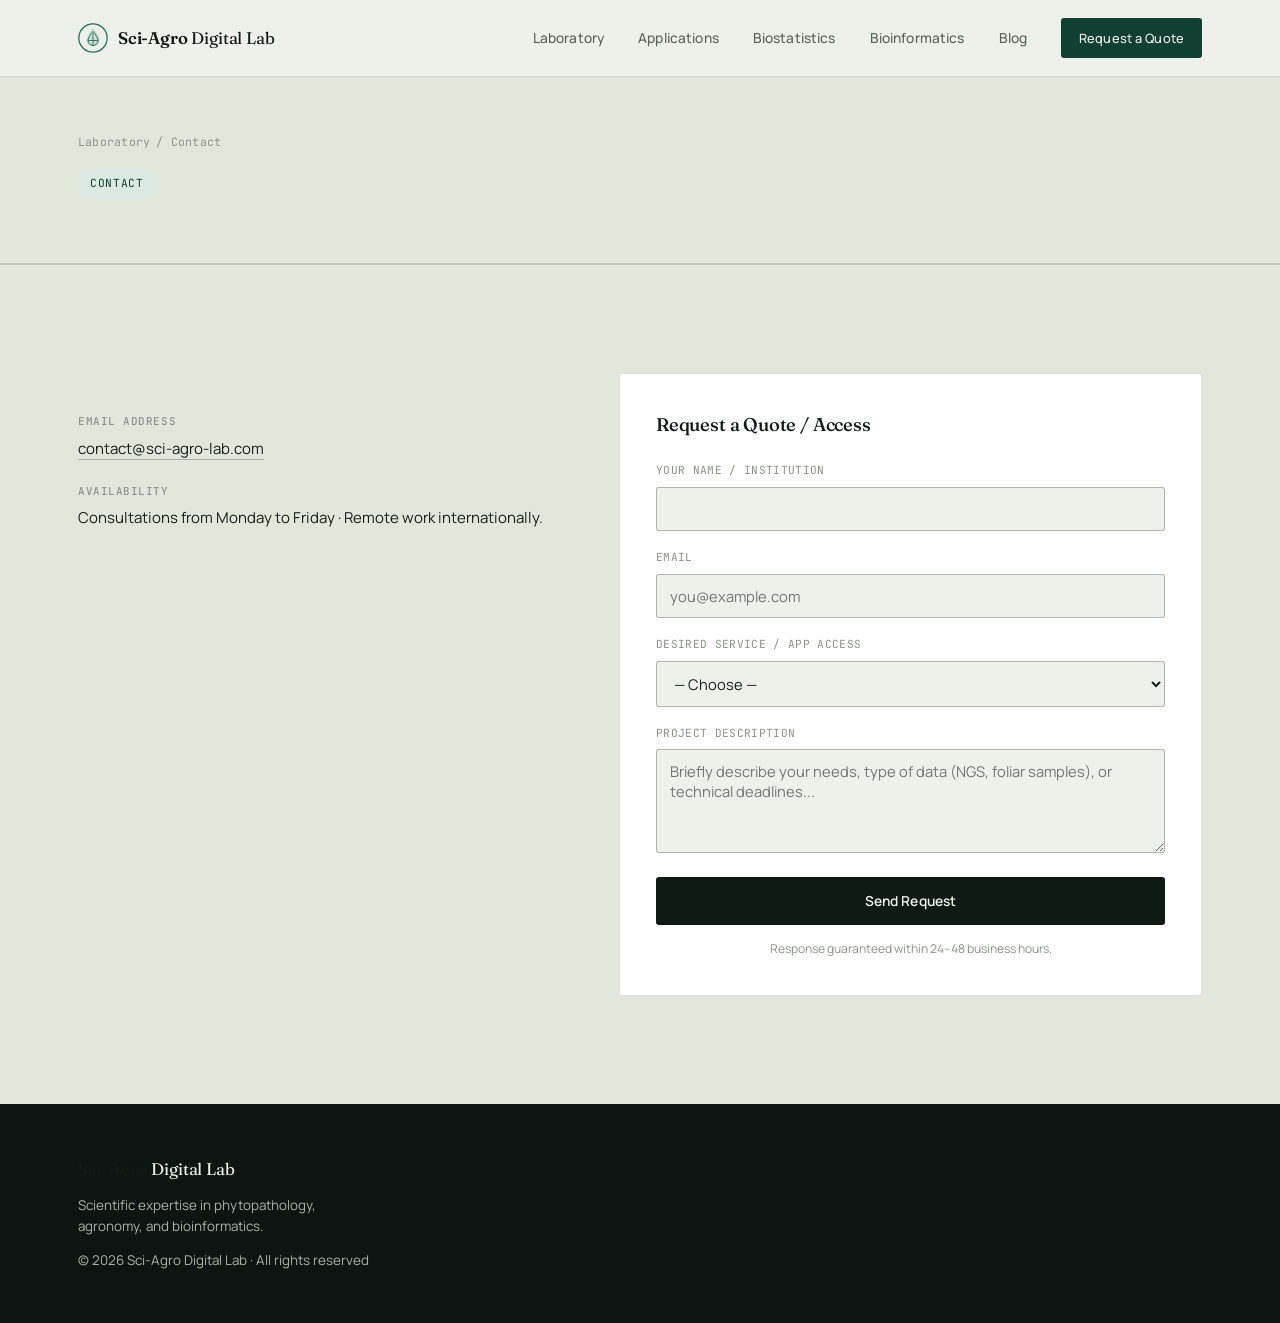
<file: contact/index.html>
<!DOCTYPE html>
<html lang="en">
<head>
    <meta charset="UTF-8">
    <meta name="viewport" content="width=device-width, initial-scale=1.0">
    <title>Request a Quote | Sci-Agro Digital Lab</title>
    <meta name="description" content="Request access to Sci-Agro Digital Lab's field applications, or get a quote for statistical analysis and bioinformatics pipeline services. Response within 24-48h.">
    <link rel="canonical" href="https://benamedd.github.io/sci_Agro_Digital/contact/">
    <link rel="preconnect" href="https://fonts.googleapis.com">
    <link rel="preconnect" href="https://fonts.gstatic.com" crossorigin>
    <link href="https://fonts.googleapis.com/css2?family=Fraunces:ital,opsz,wght@0,9..144,300;0,9..144,450;0,9..144,600;1,9..144,400;1,9..144,500&family=Manrope:wght@400;500;600;700;800&family=JetBrains+Mono:wght@400;500&display=swap" rel="stylesheet">
    <link rel="stylesheet" href="../style.css">
</head>
<body>

    <header id="top">
        <div class="container nav-inner">
            <a href="../" class="logo">
                <svg class="logo-icon" viewBox="0 0 36 36" fill="none" xmlns="http://www.w3.org/2000/svg">
                    <circle cx="18" cy="18" r="17" stroke="currentColor" stroke-width="1.5"/>
                    <path d="M18 6 C18 6, 10 14, 10 20 C10 24.4 13.6 28 18 28 C22.4 28 26 24.4 26 20 C26 14 18 6 18 6Z" fill="currentColor" opacity="0.15"/>
                    <path d="M18 10 C18 10, 12 17, 12 21 C12 24.3 14.7 27 18 27 C21.3 27 24 24.3 24 21 C24 17 18 10 18 10Z" stroke="currentColor" stroke-width="1.2" fill="none"/>
                    <line x1="18" y1="12" x2="18" y2="27" stroke="currentColor" stroke-width="1"/>
                    <line x1="12" y1="21" x2="24" y2="21" stroke="currentColor" stroke-width="1"/>
                </svg>
                <span class="logo-text"><strong>Sci-Agro</strong> Digital Lab</span>
            </a>
            <nav class="main-nav">
                <a href="../">Laboratory</a>
                <a href="../applications/">Applications</a>
                <a href="../biostatistiques/">Biostatistics</a>
                <a href="../bioinformatique/">Bioinformatics</a>
                <a href="../blog.html">Blog</a>
                <a href="../contact/" class="btn-nav active">Request a Quote</a>
            </nav>
            <button class="burger" aria-label="Menu" onclick="document.querySelector('.main-nav').classList.toggle('open')">
                <span></span><span></span><span></span>
            </button>
        </div>
    </header>

    <section class="page-header">
        <div class="container">
            <div class="breadcrumb"><a href="../">Laboratory</a> / Contact</div>
            <div class="section-label"><span class="pill pill-teal">Contact</span></div>
          
        </div>
    </section>

    <section class="contact-section">
        <div class="container">
            <div class="contact-grid">
                <div class="contact-info">
                    <div class="contact-details">
                        <div class="detail-item">
                            <strong>Email Address</strong>
                            <p><a href="mailto:contact@sci-agro-lab.com">contact@sci-agro-lab.com</a></p>
                        </div>
                        <div class="detail-item">
                            <strong>Availability</strong>
                            <p>Consultations from Monday to Friday · Remote work internationally.</p>
                        </div>
                    </div>
                </div>

                <div class="contact-card" id="contact-card-container">
                    <form id="my-form" action="https://formspree.io/f/mrevgbpj" method="POST">
                        <h4>Request a Quote / Access</h4>

                        <div class="form-group">
                            <label>Your Name / Institution</label>
                            <input type="text" name="nom_institution" placeholder=" " required>
                        </div>

                        <div class="form-group">
                            <label>Email</label>
                            <input type="email" name="email" placeholder="you@example.com" required>
                        </div>

                        <div class="form-group">
                            <label>Desired Service / App Access</label>
                            <select name="service" id="service-select" required>
                                <option value="">— Choose —</option>
                                <option value="LeafDiag (APK)">Request Access: LeafDiag (APK Android)</option>
                                <option value="EpiModel (APK)">Request Access: EpiModel (APK Android)</option>
                                <option value="Sprayer Calibrator (APK)">Request Access: Sprayer Calibrator (APK Android)</option>
                                <option value="PhytoEco-Metrics Suite (PWA/APK)">Request Access: PhytoEco-Metrics Suite (PWA / APK)</option>
                                <option value="Statistical Analysis">Statistical Analysis (R / Python)</option>
                                <option value="Bioinformatics Pipeline">Bioinformatics & NGS Pipeline</option>
                                <option value="Other / Custom Technical Request">Other / Custom Technical Request</option>
                            </select>
                        </div>

                        <div class="form-group">
                            <label>Project Description</label>
                            <textarea name="message" rows="4" placeholder="Briefly describe your needs, type of data (NGS, foliar samples), or technical deadlines..." required></textarea>
                        </div>

                        <button type="submit" id="submit-btn" class="btn-submit">Send Request </button>

                        <p class="form-note">Response guaranteed within 24–48 business hours.</p>
                    </form>

                    <div id="success-message" style="display: none; text-align: center; padding: 40px 20px;">
                        <h4 style="margin-bottom: 15px; color: var(--teal);">Thank you for your message!</h4>
                        <p style="color: var(--text-2); line-height: 1.6; margin-bottom: 25px;">
                            Your request has been successfully sent to the laboratory.<br>
                            I will get back to you with a detailed technical or financial proposal within 24 to 48 business hours.
                        </p>
                        <span class="badge badge-teal" style="display: inline-block;">Sci-Agro Digital Lab</span>
                    </div>

                    <div id="error-message" style="display: none; text-align: center; padding: 20px; color: #dc3545;">
                         An error occurred while sending. Please check your connection or email me directly.
                    </div>
                </div>
            </div>
        </div>
    </section>

    <footer>
        <div class="container footer-inner">
            <div class="footer-brand">
                <span class="logo-text"><strong>Sci-Agro</strong> Digital Lab</span>
                <p>Scientific expertise in phytopathology,<br>agronomy, and bioinformatics.</p>
                <p>&copy; 2026 Sci-Agro Digital Lab · All rights reserved</p>
            </div>
        </div>
    </footer>

    <script>
        // Pre-fill the service dropdown if arriving via ?service=... from another page
        const params = new URLSearchParams(window.location.search);
        const preselect = params.get("service");
        if (preselect) {
            const select = document.getElementById("service-select");
            const match = Array.from(select.options).find(o => o.value.toLowerCase().includes(preselect.toLowerCase()));
            if (match) select.value = match.value;
        }

        const form = document.getElementById("my-form");
        const successMessage = document.getElementById("success-message");
        const errorMessage = document.getElementById("error-message");
        const submitBtn = document.getElementById("submit-btn");

        async function handleSubmit(event) {
            event.preventDefault();
            submitBtn.disabled = true;
            submitBtn.innerText = "Sending...";

            const data = new FormData(event.target);

            fetch(event.target.action, {
                method: form.method,
                body: data,
                headers: { 'Accept': 'application/json' }
            }).then(response => {
                if (response.ok) {
                    form.style.display = "none";
                    successMessage.style.display = "block";
                    errorMessage.style.display = "none";
                } else {
                    response.json().then(data => {
                        if (Object.hasOwn(data, 'errors')) {
                            errorMessage.innerText = data["errors"].map(error => error["message"]).join(", ");
                        } else {
                            errorMessage.innerText = "Error during transmission. Please email me directly.";
                        }
                        errorMessage.style.display = "block";
                        submitBtn.disabled = false;
                        submitBtn.innerText = "Send Request ";
                    });
                }
            }).catch(error => {
                errorMessage.style.display = "block";
                submitBtn.disabled = false;
                submitBtn.innerText = "Send Request ";
            });
        }

        form.addEventListener("submit", handleSubmit);
    </script>
</body>
</html>
</file>
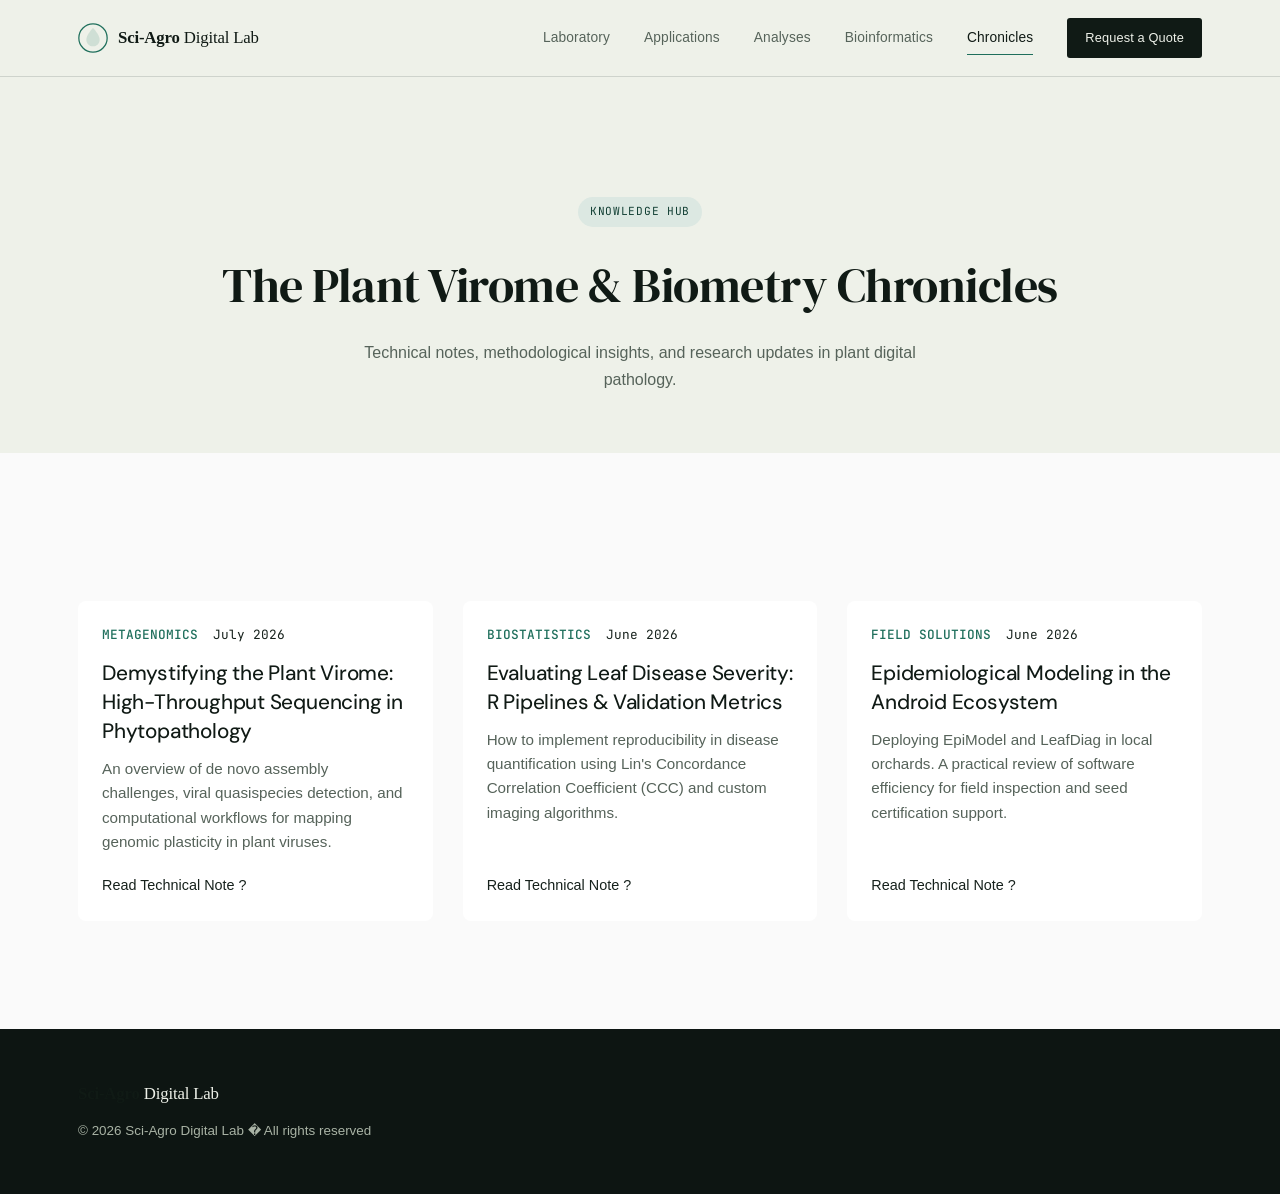
<file: blog.html>
<!DOCTYPE html>
<html lang="en">
<head>
    <meta charset="UTF-8">
    <meta name="viewport" content="width=device-width, initial-scale=1.0">
    <title>Chronicles & Insights | Sci-Agro Digital Lab</title>
    <meta name="description" content="Technical articles, notes on plant pathology, viral metagenomics pipelines, and digital agronomy updates.">
    <link rel="preconnect" href="https://fonts.googleapis.com">
    <link rel="preconnect" href="https://fonts.gstatic.com" crossorigin>
    <link href="https://fonts.googleapis.com/css2?family=DM+Serif+Display:ital@0;1&family=DM+Sans:wght@300;400;500;600&family=JetBrains+Mono:wght@400;500&display=swap" rel="stylesheet">
    <link rel="stylesheet" href="style.css">
    
    <!-- Styles sp�cifiques au Blog pour �viter de surcharger votre style.css principal -->
    <style>
        .blog-hero {
            padding: 120px 0 60px 0;
            background: linear-gradient(180deg, var(--bg-1) 0%, rgba(244,247,246,0.5) 100%);
            text-align: center;
        }
        .blog-grid {
            display: grid;
            grid-template-columns: repeat(auto-fill, minmax(320px, 1fr));
            gap: 30px;
            margin-top: 40px;
        }
        .post-card {
            background: #ffffff;
            border: 1px stroke var(--border);
            border-radius: 8px;
            padding: 24px;
            display: flex;
            flex-direction: column;
            justify-content: space-between;
            transition: transform 0.2s ease, box-shadow 0.2s ease;
        }
        .post-card:hover {
            transform: translateY(-4px);
            box-shadow: 0 12px 20px rgba(0,0,0,0.04);
        }
        .post-meta {
            font-family: 'JetBrains Mono', monospace;
            font-size: 0.8rem;
            color: var(--text-muted);
            margin-bottom: 12px;
            display: flex;
            gap: 15px;
        }
        .post-category {
            color: var(--teal);
            font-weight: 500;
            text-transform: uppercase;
        }
        .post-card h3 {
            font-family: 'DM Sans', sans-serif;
            font-size: 1.3rem;
            margin-bottom: 12px;
            line-height: 1.4;
        }
        .post-excerpt {
            font-size: 0.95rem;
            color: var(--text-2);
            line-height: 1.6;
            margin-bottom: 20px;
        }
        .post-link {
            font-weight: 500;
            color: var(--text-1);
            text-decoration: none;
            display: inline-flex;
            align-items: center;
            gap: 8px;
            font-size: 0.9rem;
        }
        .post-link:hover {
            color: var(--teal);
        }
    </style>
</head>
<body>

    <!-- Header (Identique � votre index.html pour la coh�rence) -->
    <header id="top">
        <div class="container nav-inner">
            <a href="index.html#top" class="logo">
                <svg class="logo-icon" viewBox="0 0 36 36" fill="none" xmlns="http://www.w3.org/2000/svg">
                    <circle cx="18" cy="18" r="17" stroke="currentColor" stroke-width="1.5"/>
                    <path d="M18 6 C18 6, 10 14, 10 20 C10 24.4 13.6 28 18 28 C22.4 28 26 24.4 26 20 C26 14 18 6 18 6Z" fill="currentColor" opacity="0.15"/>
                </svg>
                <span class="logo-text"><strong>Sci-Agro</strong> Digital Lab</span>
            </a>
            <nav class="main-nav">
                <a href="index.html#about">Laboratory</a>
                <a href="index.html#apps">Applications</a>
                <a href="index.html#analyses">Analyses</a>
                <a href="index.html#bioinfo">Bioinformatics</a>
                <a href="blog.html" class="active">Chronicles</a>
                <a href="index.html#contact" class="btn-nav">Request a Quote</a>
            </nav>
        </div>
    </header>

    <!-- Blog Hero Section -->
    <section class="blog-hero">
        <div class="container">
            <div class="section-label">
                <span class="pill pill-teal">Knowledge Hub</span>
            </div>
            <h1 style="font-family: 'DM Serif Display', serif; font-size: 3rem; margin-top: 15px;">The Plant Virome & Biometry Chronicles</h1>
            <p class="section-sub" style="max-width: 600px; margin: 15px auto 0 auto;">Technical notes, methodological insights, and research updates in plant digital pathology.</p>
        </div>
    </section>

    <!-- Articles Feed Section -->
    <section class="section-pad" style="background: #fafafa;">
        <div class="container">
            <div class="blog-grid">
                
                <!-- Article 1: Virome / M�tag�nomique -->
                <article class="post-card">
                    <div>
                        <div class="post-meta">
                            <span class="post-category">Metagenomics</span>
                            <span>July 2026</span>
                        </div>
                        <h3>Demystifying the Plant Virome: High-Throughput Sequencing in Phytopathology</h3>
                        <p class="post-excerpt">An overview of de novo assembly challenges, viral quasispecies detection, and computational workflows for mapping genomic plasticity in plant viruses.</p>
                    </div>
                    <a href="#" class="post-link">Read Technical Note ?</a>
                </article>

                <!-- Article 2: R / Biostatistiques -->
                <article class="post-card">
                    <div>
                        <div class="post-meta">
                            <span class="post-category">Biostatistics</span>
                            <span>June 2026</span>
                        </div>
                        <h3>Evaluating Leaf Disease Severity: R Pipelines & Validation Metrics</h3>
                        <p class="post-excerpt">How to implement reproducibility in disease quantification using Lin's Concordance Correlation Coefficient (CCC) and custom imaging algorithms.</p>
                    </div>
                    <a href="#" class="post-link">Read Technical Note ?</a>
                </article>

                <!-- Article 3: Applications / Field Note -->
                <article class="post-card">
                    <div>
                        <div class="post-meta">
                            <span class="post-category">Field Solutions</span>
                            <span>June 2026</span>
                        </div>
                        <h3>Epidemiological Modeling in the Android Ecosystem</h3>
                        <p class="post-excerpt">Deploying EpiModel and LeafDiag in local orchards. A practical review of software efficiency for field inspection and seed certification support.</p>
                    </div>
                    <a href="#" class="post-link">Read Technical Note ?</a>
                </article>

            </div>
        </div>
    </section>

    <!-- Footer -->
    <footer>
        <div class="container footer-inner">
            <div class="footer-brand">
                <span class="logo-text"><strong>Sci-Agro</strong> Digital Lab</span>
                <p>&copy; 2026 Sci-Agro Digital Lab � All rights reserved</p>
            </div>
        </div>
    </footer>

</body>
</html>
</file>
<file: style.css>
/* ==========================================================================
   Sci-Agro Digital Lab — Design System
   Concept: "Field Specimen Ledger" — the visual language of a botanical
   herbarium sheet crossed with a bioinformatics readout: hairline rulings,
   catalog numbers, radiating taxonomy diagrams, monospace data tags.
   ========================================================================== */

/* ---- Tokens -------------------------------------------------------------- */
:root {
  /* Color: cool sage paper + deep pine ink, not warm cream/terracotta */
  --paper: #eef1e9;
  --paper-2: #e2e7db;
  --ink: #101a15;
  --ink-soft: #16211c;
  --text: #16211c;
  --text-2: #56635a;
  --text-3: #8a9488;
  --line: rgba(16, 26, 21, 0.14);
  --line-strong: rgba(16, 26, 21, 0.28);

  --teal: #1f6f5c;
  --teal-deep: #123f34;
  --teal-tint: #dce8e2;
  --amber: #b5651d;
  --amber-tint: #f0ddc4;
  --blue: #2c5f8a;
  --blue-tint: #dbe6ee;

  --dark-bg: #0d1512;
  --dark-bg-2: #121d18;
  --dark-line: rgba(238, 241, 233, 0.14);
  --dark-text: #eef1e9;
  --dark-text-2: #a9b3a5;
  --glow: rgba(74, 209, 168, 0.35);

  --font-display: "Fraunces", "Iowan Old Style", serif;
  --font-body: "Manrope", -apple-system, BlinkMacSystemFont, sans-serif;
  --font-mono: "JetBrains Mono", ui-monospace, monospace;

  --container: 1180px;
  --radius: 3px;
  --ease: cubic-bezier(0.22, 1, 0.36, 1);
}

/* ---- Reset ----------------------------------------------------------------*/
*, *::before, *::after { box-sizing: border-box; }
html { scroll-behavior: smooth; }
@media (prefers-reduced-motion: reduce) {
  html { scroll-behavior: auto; }
  *, *::before, *::after { animation-duration: 0.01ms !important; animation-iteration-count: 1 !important; transition-duration: 0.01ms !important; }
}

body {
  margin: 0;
  background: var(--paper);
  color: var(--text);
  font-family: var(--font-body);
  font-size: 16px;
  line-height: 1.6;
  -webkit-font-smoothing: antialiased;
}

img, svg { display: block; max-width: 100%; }
a { color: inherit; text-decoration: none; }
ul { margin: 0; padding: 0; list-style: none; }
button { font: inherit; cursor: pointer; }

:focus-visible {
  outline: 2px solid var(--teal);
  outline-offset: 3px;
}

.container {
  width: 100%;
  max-width: var(--container);
  margin: 0 auto;
  padding: 0 28px;
}

h1, h2, h3, h4 {
  font-family: var(--font-display);
  font-weight: 450;
  letter-spacing: -0.01em;
  margin: 0;
  color: var(--ink);
}
h1 em, h2 em, h3 em { font-style: italic; font-weight: 400; }

p { margin: 0; }
strong { font-weight: 600; color: var(--ink); }

/* Botanical hairline background texture used across sections */
.section-pad {
  padding: 108px 0;
  position: relative;
}
.section-pad + .section-pad { border-top: 1px solid var(--line); }

/* ---- Header ---------------------------------------------------------------*/
header {
  position: sticky;
  top: 0;
  z-index: 100;
  background: rgba(238, 241, 233, 0.86);
  backdrop-filter: blur(10px) saturate(1.1);
  border-bottom: 1px solid var(--line);
}
.nav-inner {
  display: flex;
  align-items: center;
  justify-content: space-between;
  height: 76px;
}
.logo {
  display: flex;
  align-items: center;
  gap: 10px;
  color: var(--ink);
}
.logo-icon { width: 30px; height: 30px; color: var(--teal); flex-shrink: 0; }
.logo-text {
  font-family: var(--font-display);
  font-size: 1.05rem;
  letter-spacing: -0.01em;
}
.logo-text strong { font-weight: 600; }

.main-nav {
  display: flex;
  align-items: center;
  gap: 34px;
}
.main-nav a {
  font-size: 0.86rem;
  font-weight: 500;
  color: var(--text-2);
  letter-spacing: 0.01em;
  transition: color 0.2s var(--ease);
  position: relative;
}
.main-nav a:not(.btn-nav)::after {
  content: "";
  position: absolute;
  left: 0; right: 0; bottom: -6px;
  height: 1px;
  background: var(--teal);
  transform: scaleX(0);
  transform-origin: left;
  transition: transform 0.25s var(--ease);
}
.main-nav a:not(.btn-nav):hover { color: var(--ink); }
.main-nav a:not(.btn-nav):hover::after { transform: scaleX(1); }
.main-nav a.active:not(.btn-nav) { color: var(--ink); }
.main-nav a.active:not(.btn-nav)::after { transform: scaleX(1); background: var(--teal); }
.btn-nav.active { background: var(--teal-deep); }

.btn-nav {
  background: var(--ink);
  color: var(--paper) !important;
  padding: 10px 18px;
  border-radius: var(--radius);
  font-size: 0.8rem !important;
  letter-spacing: 0.02em;
  transition: background 0.2s var(--ease), transform 0.2s var(--ease);
}
.btn-nav:hover { background: var(--teal-deep); transform: translateY(-1px); }

.burger {
  display: none;
  flex-direction: column;
  gap: 5px;
  background: none;
  border: none;
  padding: 8px;
}
.burger span { width: 22px; height: 1.5px; background: var(--ink); display: block; }

/* ---- Hero ------------------------------------------------------------------*/
.hero {
  position: relative;
  background: var(--dark-bg);
  color: var(--dark-text);
  overflow: hidden;
  padding: 96px 0 80px;
}
.hero-bg-grid {
  position: absolute;
  inset: 0;
  background-image:
    radial-gradient(circle at 82% 18%, rgba(31, 111, 92, 0.35), transparent 42%),
    repeating-radial-gradient(circle at 82% 18%, transparent 0, transparent 38px, var(--dark-line) 39px, transparent 40px);
  pointer-events: none;
}
.hero-bg-grid::after {
  content: "";
  position: absolute;
  inset: 0;
  background-image: linear-gradient(var(--dark-line) 1px, transparent 1px),
                     linear-gradient(90deg, var(--dark-line) 1px, transparent 1px);
  background-size: 64px 64px;
  mask-image: linear-gradient(to bottom, transparent, black 20%, black 70%, transparent);
  opacity: 0.35;
}
.hero-inner {
  position: relative;
  display: grid;
  grid-template-columns: 1.05fr 0.95fr;
  gap: 40px;
  align-items: center;
}

.hero-eyebrow {
  display: inline-flex;
  align-items: center;
  gap: 9px;
  font-family: var(--font-mono);
  font-size: 0.72rem;
  letter-spacing: 0.08em;
  text-transform: uppercase;
  color: var(--dark-text-2);
  padding: 7px 14px 7px 10px;
  border: 1px solid var(--dark-line);
  border-radius: 100px;
  margin-bottom: 26px;
}
.dot { width: 6px; height: 6px; border-radius: 50%; flex-shrink: 0; }
.dot-green { background: #4ad1a8; box-shadow: 0 0 0 3px rgba(74, 209, 168, 0.22); animation: pulse-dot 2.4s ease-in-out infinite; }
@keyframes pulse-dot {
  0%, 100% { box-shadow: 0 0 0 3px rgba(74, 209, 168, 0.22); }
  50% { box-shadow: 0 0 0 6px rgba(74, 209, 168, 0.1); }
}

.hero h1 {
  font-size: clamp(2.4rem, 4vw, 3.4rem);
  line-height: 1.08;
  color: var(--dark-text);
  font-weight: 450;
}
.hero h1 em { color: #a9d9c8; }

.hero-lead {
  margin-top: 24px;
  max-width: 52ch;
  font-size: 1.02rem;
  line-height: 1.72;
  color: var(--dark-text-2);
}

.hero-cta {
  display: flex;
  gap: 14px;
  margin-top: 36px;
}
.btn-primary, .btn-ghost, .btn-app, .btn-submit {
  display: inline-flex;
  align-items: center;
  gap: 8px;
  padding: 13px 24px;
  border-radius: var(--radius);
  font-size: 0.86rem;
  font-weight: 600;
  letter-spacing: 0.01em;
  transition: transform 0.2s var(--ease), background 0.2s var(--ease), border-color 0.2s var(--ease), color 0.2s var(--ease);
}
.btn-primary {
  background: #4ad1a8;
  color: #0d1512;
}
.btn-primary:hover { background: #6fe0bd; transform: translateY(-2px); }
.btn-ghost {
  border: 1px solid var(--dark-line);
  color: var(--dark-text);
}
.btn-ghost:hover { border-color: #4ad1a8; color: #a9d9c8; }

.hero-stats {
  display: flex;
  align-items: center;
  gap: 26px;
  margin-top: 56px;
  padding-top: 28px;
  border-top: 1px solid var(--dark-line);
}
.stat { display: flex; flex-direction: column; gap: 4px; }
.stat-num {
  font-family: var(--font-mono);
  font-size: 1.3rem;
  color: #4ad1a8;
  font-weight: 500;
}
.stat-label {
  font-size: 0.72rem;
  color: var(--dark-text-2);
  letter-spacing: 0.02em;
}
.stat-sep { width: 1px; height: 30px; background: var(--dark-line); }

/* Signature element: radiating taxonomy diagram */
.hero-right { position: relative; }
.expertise-map {
  position: relative;
  width: 100%;
  aspect-ratio: 1 / 1;
  max-width: 440px;
  margin: 0 auto;
}
.expertise-map::before {
  content: "";
  position: absolute;
  inset: 8%;
  border: 1px dashed var(--dark-line);
  border-radius: 50%;
}
.expertise-map::after {
  content: "";
  position: absolute;
  inset: 26%;
  border: 1px solid var(--dark-line);
  border-radius: 50%;
}
.exp-node {
  position: absolute;
  top: 50%;
  left: 50%;
  display: flex;
  flex-direction: column;
  align-items: center;
  gap: 8px;
  transform: translate(calc(-50% + var(--dx, 0) * 150px), calc(-50% + var(--dy, 0) * 150px));
  font-family: var(--font-mono);
  font-size: 0.68rem;
  color: var(--dark-text-2);
  letter-spacing: 0.02em;
  text-align: center;
  white-space: nowrap;
}
.exp-node::before {
  content: "";
  width: 5px; height: 5px;
  border-radius: 50%;
  background: #4ad1a8;
  box-shadow: 0 0 0 5px rgba(74, 209, 168, 0.14);
}
.exp-center {
  transform: translate(-50%, -50%);
  gap: 10px;
}
.exp-center svg { color: #4ad1a8; filter: drop-shadow(0 0 18px var(--glow)); }
.exp-center span {
  font-family: var(--font-display);
  font-style: italic;
  font-size: 0.92rem;
  color: var(--dark-text);
  white-space: nowrap;
}
.exp-center::before { display: none; }
.exp-node:not(.exp-center) {
  animation: drift 7s ease-in-out infinite;
}
.exp-node:nth-of-type(3) { animation-delay: -1.2s; }
.exp-node:nth-of-type(4) { animation-delay: -2.4s; }
.exp-node:nth-of-type(5) { animation-delay: -3.6s; }
.exp-node:nth-of-type(6) { animation-delay: -4.8s; }
.exp-node:nth-of-type(7) { animation-delay: -6s; }
@keyframes drift {
  0%, 100% { margin-top: 0; }
  50% { margin-top: -6px; }
}

/* ---- Section headers ---------------------------------------------------- */
.section-label { margin-bottom: 20px; }
.pill {
  display: inline-flex;
  align-items: center;
  font-family: var(--font-mono);
  font-size: 0.7rem;
  letter-spacing: 0.06em;
  text-transform: uppercase;
  padding: 6px 12px;
  border-radius: 100px;
}
.pill-teal { background: var(--teal-tint); color: var(--teal-deep); }
.pill-amber { background: var(--amber-tint); color: #7a3f0f; }
.pill-blue { background: var(--blue-tint); color: #1c3f5c; }
.bg-dark-section .pill-amber { background: rgba(181, 101, 29, 0.18); color: #e8a860; }

.section-title {
  font-size: clamp(1.8rem, 3vw, 2.5rem);
  line-height: 1.15;
  max-width: 16ch;
}
.section-title.light { color: var(--dark-text); }
.section-sub {
  margin-top: 18px;
  max-width: 56ch;
  font-size: 1rem;
  color: var(--text-2);
  line-height: 1.7;
}
.bg-dark-section .section-sub { color: var(--dark-text-2); }

/* ---- Applications --------------------------------------------------------*/
.apps-grid {
  margin-top: 52px;
  display: grid;
  grid-template-columns: repeat(4, 1fr);
  gap: 22px;
}
.app-card {
  position: relative;
  background: #fff;
  border: 1px solid var(--line);
  border-radius: var(--radius);
  padding: 28px 24px 24px;
  display: flex;
  flex-direction: column;
  transition: transform 0.25s var(--ease), box-shadow 0.25s var(--ease), border-color 0.25s var(--ease);
}
/* corner tick marks — specimen label motif */
.app-card::before, .app-card::after {
  content: "";
  position: absolute;
  width: 9px; height: 9px;
  border-color: var(--line-strong);
  border-style: solid;
}
.app-card::before { top: 8px; left: 8px; border-width: 1px 0 0 1px; }
.app-card::after { bottom: 8px; right: 8px; border-width: 0 1px 1px 0; }

.app-card:hover {
  transform: translateY(-4px);
  box-shadow: 0 20px 40px -24px rgba(16, 26, 21, 0.25);
  border-color: var(--line-strong);
}
.app-featured { background: var(--paper-2); }

.app-card-top { display: flex; justify-content: space-between; align-items: flex-start; margin-bottom: 18px; }
.app-badge {
  font-family: var(--font-mono);
  font-size: 0.62rem;
  letter-spacing: 0.06em;
  text-transform: uppercase;
  background: var(--ink);
  color: var(--paper);
  padding: 4px 8px;
  border-radius: 3px;
  order: 2;
}
.app-icon-wrap {
  width: 56px; height: 56px;
  border-radius: var(--radius);
  display: flex;
  align-items: center;
  justify-content: center;
}
.teal-bg { background: var(--teal-tint); }
.amber-bg { background: var(--amber-tint); }
.blue-bg { background: var(--blue-tint); }

.app-card h3 {
  font-size: 1.18rem;
  font-weight: 500;
  margin-bottom: 10px;
}
.app-card > p {
  font-size: 0.88rem;
  color: var(--text-2);
  line-height: 1.65;
  margin-bottom: 18px;
}
.app-features { display: flex; flex-direction: column; gap: 8px; margin-bottom: 24px; flex-grow: 1; }
.app-features li {
  font-size: 0.8rem;
  color: var(--text-2);
  padding-left: 16px;
  position: relative;
}
.app-features li::before {
  content: "";
  position: absolute;
  left: 0; top: 8px;
  width: 6px; height: 1px;
  background: var(--teal);
}
.app-footer {
  display: flex;
  align-items: center;
  justify-content: space-between;
  padding-top: 18px;
  border-top: 1px solid var(--line);
}
.tech-tag {
  font-family: var(--font-mono);
  font-size: 0.68rem;
  color: var(--text-3);
  letter-spacing: 0.02em;
}
.btn-app {
  font-size: 0.8rem;
  font-weight: 600;
  color: var(--teal-deep);
  display: inline-flex;
  align-items: center;
  gap: 4px;
}
.btn-app::after { content: "→"; transition: transform 0.2s var(--ease); }
.btn-app:hover::after { transform: translateX(3px); }

/* ---- Analyses (dark) ------------------------------------------------------*/
.bg-dark-section {
  background: var(--dark-bg-2);
  color: var(--dark-text);
}
.analyses-grid {
  margin-top: 52px;
  display: grid;
  grid-template-columns: repeat(3, 1fr);
  gap: 1px;
  background: var(--dark-line);
  border: 1px solid var(--dark-line);
}
.analysis-block {
  background: var(--dark-bg-2);
  padding: 32px 28px;
  position: relative;
}
.analysis-num {
  font-family: var(--font-mono);
  font-size: 0.7rem;
  color: #4ad1a8;
  letter-spacing: 0.04em;
  margin-bottom: 14px;
}
.analysis-num::before { content: "N\00B0 "; opacity: 0.6; }
.analysis-block h4 {
  color: var(--dark-text);
  font-size: 1.02rem;
  font-weight: 500;
  margin-bottom: 10px;
}
.analysis-block p {
  font-size: 0.84rem;
  color: var(--dark-text-2);
  line-height: 1.65;
}

/* ---- Bioinformatics -------------------------------------------------------*/
.bioinfo-layout {
  margin-top: 52px;
  display: grid;
  grid-template-columns: 1fr 1fr;
  gap: 56px;
  align-items: start;
}
.pipeline-flow {
  display: flex;
  flex-direction: column;
  border-left: 1px dashed var(--line-strong);
  padding-left: 26px;
}
.pipe-step { display: flex; align-items: center; gap: 16px; position: relative; padding: 6px 0; }
.pipe-step::before {
  content: "";
  position: absolute;
  left: -31px;
  width: 9px; height: 9px;
  border-radius: 50%;
  background: var(--paper);
  border: 1.5px solid var(--teal);
}
.pipe-final::before { background: var(--teal); }
.pipe-icon { width: 34px; height: 34px; border-radius: 50%; background: var(--teal-tint); flex-shrink: 0; }
.pipe-text { display: flex; flex-direction: column; gap: 3px; }
.pipe-text strong { font-size: 0.92rem; font-weight: 500; }
.pipe-text span {
  font-family: var(--font-mono);
  font-size: 0.72rem;
  color: var(--text-3);
  letter-spacing: 0.01em;
}
.pipe-arrow { width: 1px; height: 20px; margin-left: -0.5px; }

.bioinfo-cards { display: grid; grid-template-columns: 1fr 1fr; gap: 18px; }
.bio-card {
  border: 1px solid var(--line);
  border-radius: var(--radius);
  padding: 22px 20px;
  background: #fff;
}
.bio-tag {
  font-family: var(--font-mono);
  font-size: 0.66rem;
  letter-spacing: 0.05em;
  text-transform: uppercase;
  color: var(--teal-deep);
}
.bio-card h4 { font-size: 0.98rem; font-weight: 500; margin: 10px 0 8px; }
.bio-card p { font-size: 0.82rem; color: var(--text-2); line-height: 1.6; }

/* ---- Contact ---------------------------------------------------------------*/
.contact-section { padding: 108px 0; background: var(--paper-2); border-top: 1px solid var(--line); }
.contact-grid { display: grid; grid-template-columns: 0.9fr 1.1fr; gap: 64px; }

.badge {
  display: inline-flex;
  font-family: var(--font-mono);
  font-size: 0.7rem;
  letter-spacing: 0.06em;
  text-transform: uppercase;
  padding: 6px 12px;
  border-radius: 100px;
  margin-bottom: 20px;
}
.badge-teal { background: var(--teal-tint); color: var(--teal-deep); }

.contact-info h3 { font-size: 1.9rem; margin-bottom: 18px; max-width: 14ch; }
.contact-info .lead { font-size: 0.98rem; color: var(--text-2); line-height: 1.7; max-width: 46ch; }

.contact-details { margin-top: 40px; display: flex; flex-direction: column; gap: 22px; }
.detail-item strong {
  display: block;
  font-family: var(--font-mono);
  font-size: 0.68rem;
  letter-spacing: 0.05em;
  text-transform: uppercase;
  color: var(--text-3);
  margin-bottom: 6px;
  font-weight: 500;
}
.detail-item p { font-size: 0.94rem; }
.detail-item a { border-bottom: 1px solid var(--line-strong); transition: border-color 0.2s var(--ease), color 0.2s var(--ease); }
.detail-item a:hover { border-color: var(--teal); color: var(--teal-deep); }

.contact-card {
  background: #fff;
  border: 1px solid var(--line);
  border-radius: var(--radius);
  padding: 36px;
}
.contact-card h4 { font-size: 1.15rem; font-weight: 500; margin-bottom: 22px; }
.form-group { margin-bottom: 18px; display: flex; flex-direction: column; gap: 7px; }
.form-group label {
  font-family: var(--font-mono);
  font-size: 0.7rem;
  letter-spacing: 0.03em;
  text-transform: uppercase;
  color: var(--text-3);
}
.form-group input, .form-group select, .form-group textarea {
  font-family: var(--font-body);
  font-size: 0.92rem;
  color: var(--text);
  background: var(--paper);
  border: 1px solid var(--line-strong);
  border-radius: var(--radius);
  padding: 11px 13px;
  transition: border-color 0.2s var(--ease), background 0.2s var(--ease);
}
.form-group input:focus, .form-group select:focus, .form-group textarea:focus {
  border-color: var(--teal);
  background: #fff;
  outline: none;
}
.form-group textarea { resize: vertical; min-height: 90px; }

.btn-submit {
  width: 100%;
  justify-content: center;
  background: var(--ink);
  color: var(--paper);
  border: none;
  margin-top: 6px;
}
.btn-submit:hover { background: var(--teal-deep); }
.btn-submit:disabled { opacity: 0.6; cursor: not-allowed; }
.form-note { margin-top: 14px; font-size: 0.76rem; color: var(--text-3); text-align: center; }

/* ---- Page header (sub-pages) ---------------------------------------------*/
.page-header {
  padding: 56px 0 44px;
  background: var(--paper-2);
  border-bottom: 1px solid var(--line);
}
.breadcrumb {
  font-family: var(--font-mono);
  font-size: 0.72rem;
  letter-spacing: 0.02em;
  color: var(--text-3);
  margin-bottom: 18px;
  display: flex;
  align-items: center;
  gap: 6px;
}
.breadcrumb a { transition: color 0.2s var(--ease); }
.breadcrumb a:hover { color: var(--teal-deep); }
.page-header .section-title { max-width: 22ch; }
.page-header .section-sub { margin-top: 14px; }

/* ---- Homepage vignettes ---------------------------------------------------*/
.vignette-grid {
  margin-top: 52px;
  display: grid;
  grid-template-columns: repeat(3, 1fr);
  gap: 22px;
}
.vignette-card {
  position: relative;
  display: flex;
  flex-direction: column;
  gap: 16px;
  background: #fff;
  border: 1px solid var(--line);
  border-radius: var(--radius);
  padding: 30px 26px;
  transition: transform 0.25s var(--ease), box-shadow 0.25s var(--ease), border-color 0.25s var(--ease);
}
.vignette-card::before, .vignette-card::after {
  content: "";
  position: absolute;
  width: 9px; height: 9px;
  border-color: var(--line-strong);
  border-style: solid;
}
.vignette-card::before { top: 8px; left: 8px; border-width: 1px 0 0 1px; }
.vignette-card::after { bottom: 8px; right: 8px; border-width: 0 1px 1px 0; }
.vignette-card:hover {
  transform: translateY(-4px);
  box-shadow: 0 20px 40px -24px rgba(16, 26, 21, 0.25);
  border-color: var(--line-strong);
}
.vignette-icon {
  width: 52px; height: 52px;
  border-radius: var(--radius);
  display: flex; align-items: center; justify-content: center;
}
.vignette-card h3 { font-size: 1.1rem; font-weight: 500; }
.vignette-card p { font-size: 0.86rem; color: var(--text-2); line-height: 1.6; }
.vignette-link {
  margin-top: auto;
  font-size: 0.8rem;
  font-weight: 600;
  color: var(--teal-deep);
  display: inline-flex;
  align-items: center;
  gap: 4px;
}
.vignette-link::after { content: "→"; transition: transform 0.2s var(--ease); }
.vignette-card:hover .vignette-link::after { transform: translateX(3px); }

/* ---- Bottom CTA banner (sub-pages -> contact) -----------------------------*/
.cta-banner {
  padding: 64px 0;
  background: var(--dark-bg);
  color: var(--dark-text);
  text-align: center;
}
.cta-banner h3 {
  color: var(--dark-text);
  font-size: 1.7rem;
  max-width: 26ch;
  margin: 0 auto 14px;
}
.cta-banner p {
  color: var(--dark-text-2);
  max-width: 44ch;
  margin: 0 auto 30px;
  font-size: 0.95rem;
  line-height: 1.6;
}
.cta-banner .btn-primary { display: inline-flex; }

/* ---- Footer ----------------------------------------------------------------*/
footer { background: var(--dark-bg); color: var(--dark-text-2); padding: 52px 0; }
.footer-brand .logo-text { color: var(--dark-text); }
.footer-brand p { font-size: 0.84rem; line-height: 1.6; margin-top: 12px; }

/* ---- Responsive --------------------------------------------------------- */
@media (max-width: 980px) {
  .hero-inner { grid-template-columns: 1fr; }
  .hero-right { order: -1; max-width: 320px; margin: 0 auto 20px; }
  .apps-grid { grid-template-columns: repeat(2, 1fr); }
  .analyses-grid { grid-template-columns: repeat(2, 1fr); }
  .bioinfo-layout { grid-template-columns: 1fr; gap: 40px; }
  .bioinfo-cards { grid-template-columns: 1fr; }
  .contact-grid { grid-template-columns: 1fr; gap: 40px; }
}

@media (max-width: 680px) {
  .main-nav {
    position: absolute;
    top: 76px; left: 0; right: 0;
    background: var(--paper);
    border-bottom: 1px solid var(--line);
    flex-direction: column;
    align-items: flex-start;
    gap: 0;
    padding: 8px 28px 20px;
    display: none;
  }
  .main-nav.open { display: flex; }
  .main-nav a { width: 100%; padding: 12px 0; border-bottom: 1px solid var(--line); }
  .btn-nav { margin-top: 10px; text-align: center; justify-content: center; }
  .burger { display: flex; }
  .apps-grid { grid-template-columns: 1fr; }
  .analyses-grid { grid-template-columns: 1fr; }
  .hero-stats { flex-wrap: wrap; row-gap: 16px; }
  .stat-sep:last-of-type { display: none; }
  .contact-card { padding: 26px; }
}
</file>
